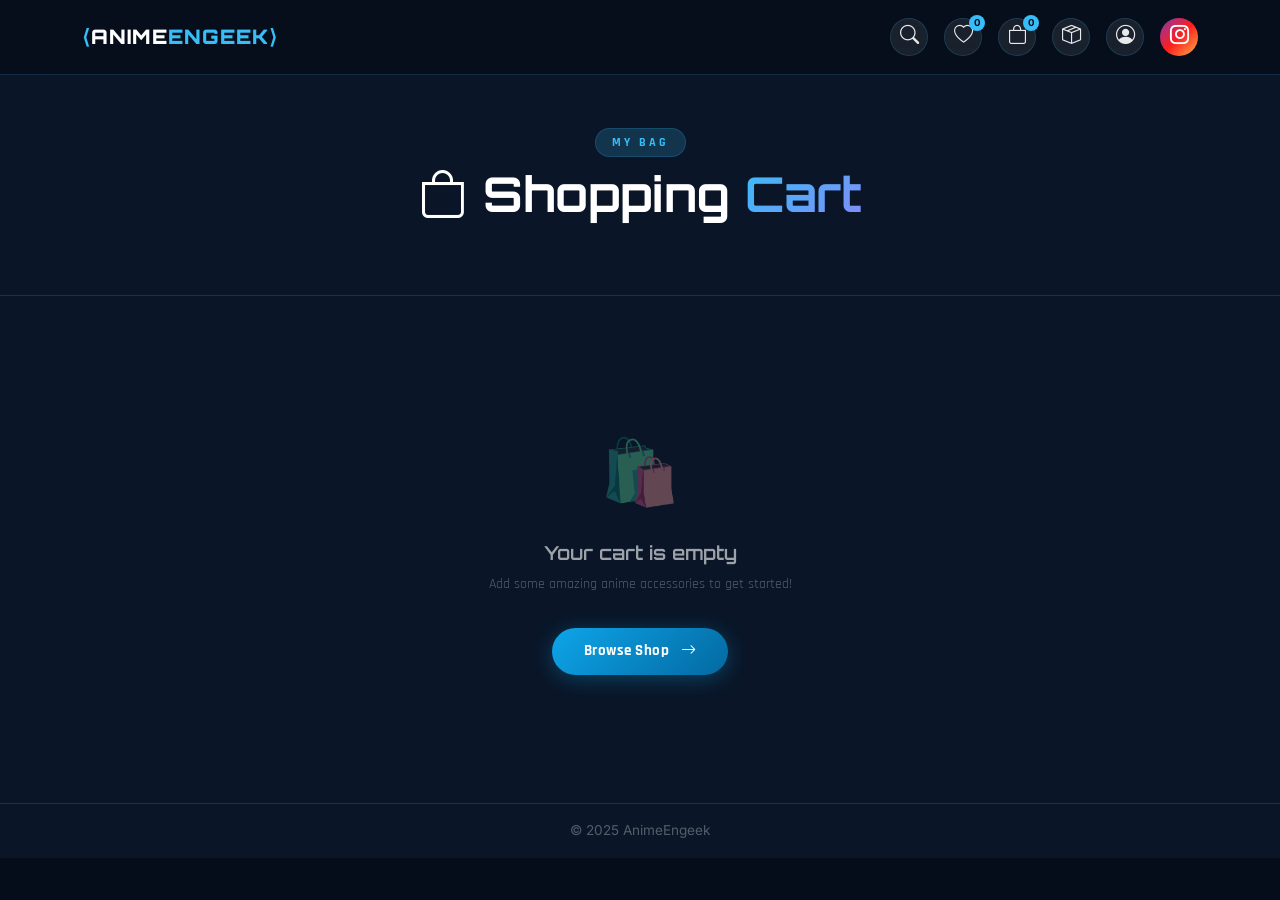
<file: cart.html>
<!DOCTYPE html>
<html lang="en">
<head>
  <meta charset="UTF-8" />
  <meta name="viewport" content="width=device-width, initial-scale=1.0" />
  <title>Cart — AnimeEngeek</title>
  <link rel="icon" type="image/svg+xml" href="../images/favicon.svg" />
  <link href="https://cdn.jsdelivr.net/npm/bootstrap@5.3.3/dist/css/bootstrap.min.css" rel="stylesheet" />
  <link href="https://cdn.jsdelivr.net/npm/bootstrap-icons@1.11.3/font/bootstrap-icons.css" rel="stylesheet" />
  <link href="https://fonts.googleapis.com/css2?family=Orbitron:wght@400;600;700;900&family=Rajdhani:wght@300;400;500;600;700&family=Inter:wght@300;400;500&display=swap" rel="stylesheet" />
  <link rel="stylesheet" href="../css/style.css" />
</head>
<body>

<nav class="navbar navbar-expand-lg fixed-top" id="mainNav">
  <div class="container">
    <a class="navbar-brand" href="../index.html"><span class="brand-icon">⟨</span>ANIME<span class="brand-accent">ENGEEK</span><span class="brand-icon">⟩</span></a>
    <div class="nav-icons d-flex align-items-center gap-3">
      <a href="search.html" class="nav-icon-btn"><i class="bi bi-search"></i></a>
      <a href="favorites.html" class="nav-icon-btn"><i class="bi bi-heart"></i><span class="badge-dot" id="favCount">0</span></a>
      <a href="cart.html" class="nav-icon-btn"><i class="bi bi-bag"></i><span class="badge-dot" id="cartCount">0</span></a>
      <a href="orders.html" class="nav-icon-btn"><i class="bi bi-box-seam"></i></a>
      <a href="login.html" class="nav-icon-btn" id="profileBtn"><i class="bi bi-person-circle"></i></a>
      <a href="https://www.instagram.com/animeengeek.ks" target="_blank" class="nav-icon-btn insta-btn"><i class="bi bi-instagram"></i></a>
    </div>
  </div>
</nav>

<div class="page-hero">
  <div class="container">
    <span class="section-tag">My Bag</span>
    <h1 class="section-title mt-2"><i class="bi bi-bag me-3"></i>Shopping <span class="text-gradient">Cart</span></h1>
  </div>
</div>

<main class="section-dark py-5">
  <div class="container">
    <div id="cartEmpty" class="empty-state" style="display:none;">
      <div class="empty-icon">🛍️</div>
      <h3>Your cart is empty</h3>
      <p>Add some amazing anime accessories to get started!</p>
      <a href="shop.html" class="btn btn-primary-custom mt-3">Browse Shop <i class="bi bi-arrow-right ms-2"></i></a>
    </div>

    <div id="cartContent">
      <div class="row g-4">
        <div class="col-lg-8">
          <div id="cartItems"></div>
        </div>
        <div class="col-lg-4">
          <div class="cart-summary">
            <h3 style="font-family:var(--font-display);font-size:1rem;font-weight:700;color:var(--white);margin-bottom:1.5rem;letter-spacing:1px;">ORDER SUMMARY</h3>
            <div class="summary-line"><span>Subtotal</span><span id="subtotal">€0.00</span></div>
            <div class="summary-line"><span>Shipping</span><span style="color:#34d399;">FREE</span></div>
            <div class="summary-line summary-total"><span>Total</span><span id="total">€0.00</span></div>

            <!-- Promo code -->
            <div class="mt-4 mb-4">
              <div class="input-group-custom" style="gap:6px;">
                <input type="text" class="form-input-custom" id="promoInput" placeholder="Promo code" style="border-radius:8px;padding:10px 14px;font-size:.85rem;" />
                <button class="btn-primary-custom" style="border-radius:8px;padding:10px 16px;font-size:.85rem;" id="applyPromo">Apply</button>
              </div>
              <div id="promoMsg" class="mt-1" style="font-size:.8rem;font-family:var(--font-text);"></div>
            </div>

            <button class="btn-primary-custom w-100" style="border-radius:12px;padding:14px;font-size:1rem;" id="checkoutBtn">
              Proceed to Checkout <i class="bi bi-arrow-right ms-2"></i>
            </button>
            <div class="text-center mt-3">
              <small class="text-muted-light" style="font-size:.8rem;"><i class="bi bi-lock me-1"></i>Secure checkout · Free shipping</small>
            </div>

            <!-- Payment icons -->
            <div class="d-flex gap-2 justify-content-center mt-3 flex-wrap">
              <span style="background:var(--bg-secondary);border:1px solid var(--border);border-radius:6px;padding:4px 10px;font-size:.7rem;color:var(--white-60);">💳 Card</span>
              <span style="background:var(--bg-secondary);border:1px solid var(--border);border-radius:6px;padding:4px 10px;font-size:.7rem;color:var(--white-60);">🏦 Bank</span>
              <span style="background:var(--bg-secondary);border:1px solid var(--border);border-radius:6px;padding:4px 10px;font-size:.7rem;color:var(--white-60);">💰 Cash</span>
            </div>
          </div>
        </div>
      </div>
    </div>
  </div>
</main>

<footer class="site-footer pt-3 pb-3">
  <div class="container"><p class="footer-copy text-center">&copy; 2025 AnimeEngeek</p></div>
</footer>

<script src="https://cdn.jsdelivr.net/npm/bootstrap@5.3.3/dist/js/bootstrap.bundle.min.js"></script>
<script src="../js/main.js"></script>
<script src="../js/products.js"></script>
<script>
  function renderCart() {
    const cart = getCart();
    const cartItems = document.getElementById('cartItems');
    const cartEmpty = document.getElementById('cartEmpty');
    const cartContent = document.getElementById('cartContent');

    if (cart.length === 0) {
      cartEmpty.style.display = 'block';
      cartContent.style.display = 'none';
      return;
    }
    cartEmpty.style.display = 'none';
    cartContent.style.display = 'block';

    let subtotal = 0;
    cartItems.innerHTML = '';

    cart.forEach(item => {
      const product = PRODUCTS.find(p => p.id === item.id);
      if (!product) return;
      subtotal += product.price * item.qty;

      const div = document.createElement('div');
      div.className = 'cart-item';
      div.innerHTML = `
        <div class="cart-item-img">${product.emoji}</div>
        <div class="flex-grow-1">
          <div class="cart-item-series">${product.series}</div>
          <div class="cart-item-name">${product.name}</div>
          <div class="qty-control mt-2">
            <button class="qty-btn" data-id="${item.id}" data-action="dec">−</button>
            <span class="qty-num">${item.qty}</span>
            <button class="qty-btn" data-id="${item.id}" data-action="inc">+</button>
          </div>
        </div>
        <div class="d-flex flex-column align-items-end gap-2">
          <div class="cart-item-price">€${(product.price * item.qty).toFixed(2)}</div>
          <button class="qty-btn" data-id="${item.id}" data-action="remove" style="color:#f87171;border-color:rgba(248,113,113,0.3);font-size:.75rem;width:auto;padding:0 10px;border-radius:6px;height:28px;">
            <i class="bi bi-trash"></i> Remove
          </button>
        </div>
      `;
      cartItems.appendChild(div);
    });

    document.getElementById('subtotal').textContent = `€${subtotal.toFixed(2)}`;
    document.getElementById('total').textContent = `€${subtotal.toFixed(2)}`;

    // Bind buttons
    document.querySelectorAll('.qty-btn[data-action]').forEach(btn => {
      btn.addEventListener('click', () => {
        const id = parseInt(btn.dataset.id);
        const action = btn.dataset.action;
        const cart = getCart();
        const item = cart.find(i => i.id === id);
        if (action === 'inc') { if (item) item.qty++; saveCart(cart); }
        else if (action === 'dec') { if (item && item.qty > 1) item.qty--; else removeFromCart(id); saveCart(cart); }
        else if (action === 'remove') { removeFromCart(id); }
        renderCart();
      });
    });
  }

  // Promo code
  document.getElementById('applyPromo').addEventListener('click', () => {
    const code = document.getElementById('promoInput').value.trim().toUpperCase();
    const msg = document.getElementById('promoMsg');
    if (code === 'ANIME20') {
      msg.textContent = '🎉 Code applied! 20% discount activated.';
      msg.style.color = '#34d399';
    } else if (code === 'GEEK10') {
      msg.textContent = '✅ Code applied! 10% discount activated.';
      msg.style.color = '#34d399';
    } else {
      msg.textContent = '❌ Invalid promo code. Try ANIME20 or GEEK10';
      msg.style.color = '#f87171';
    }
  });

  // Checkout
  document.getElementById('checkoutBtn').addEventListener('click', () => {
    const user = getUser();
    if (!user) {
      showToast('Please login to checkout!', 'error', 'bi-person-x');
      setTimeout(() => { window.location.href = 'login.html'; }, 1500);
      return;
    }
    const cart = getCart();
    const orders = JSON.parse(localStorage.getItem('ag_orders') || '[]');
    const total = cart.reduce((s, i) => { const p = PRODUCTS.find(x => x.id === i.id); return s + (p ? p.price * i.qty : 0); }, 0);
    orders.push({ id: 'ORD-' + Date.now(), items: cart, total: total.toFixed(2), date: new Date().toLocaleDateString(), status: 'processing' });
    localStorage.setItem('ag_orders', JSON.stringify(orders));
    saveCart([]);
    showToast('🎉 Order placed successfully!', 'success', 'bi-check-circle');
    setTimeout(() => { window.location.href = 'orders.html'; }, 1500);
  });

  renderCart();
</script>
</body>
</html>
</file>
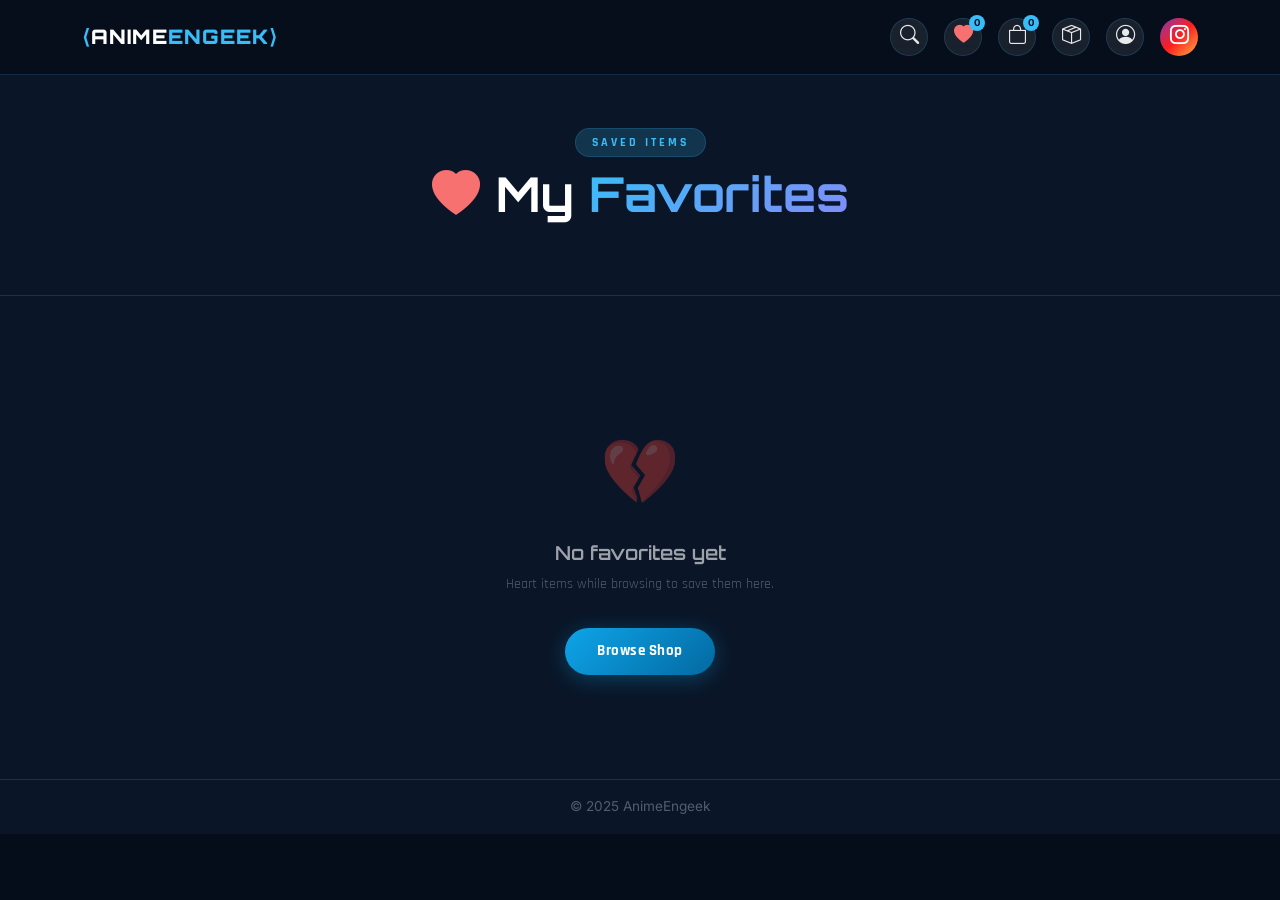
<file: favorites.html>
<!DOCTYPE html>
<html lang="en">
<head>
  <meta charset="UTF-8" />
  <meta name="viewport" content="width=device-width, initial-scale=1.0" />
  <title>Favorites — AnimeEngeek</title>
  <link rel="icon" type="image/svg+xml" href="../images/favicon.svg" />
  <link href="https://cdn.jsdelivr.net/npm/bootstrap@5.3.3/dist/css/bootstrap.min.css" rel="stylesheet" />
  <link href="https://cdn.jsdelivr.net/npm/bootstrap-icons@1.11.3/font/bootstrap-icons.css" rel="stylesheet" />
  <link href="https://fonts.googleapis.com/css2?family=Orbitron:wght@400;600;700;900&family=Rajdhani:wght@300;400;500;600;700&family=Inter:wght@300;400;500&display=swap" rel="stylesheet" />
  <link rel="stylesheet" href="../css/style.css" />
</head>
<body>
<nav class="navbar navbar-expand-lg fixed-top" id="mainNav">
  <div class="container">
    <a class="navbar-brand" href="../index.html"><span class="brand-icon">⟨</span>ANIME<span class="brand-accent">ENGEEK</span><span class="brand-icon">⟩</span></a>
    <div class="nav-icons d-flex align-items-center gap-3">
      <a href="search.html" class="nav-icon-btn"><i class="bi bi-search"></i></a>
      <a href="favorites.html" class="nav-icon-btn"><i class="bi bi-heart-fill" style="color:#f87171;"></i><span class="badge-dot" id="favCount">0</span></a>
      <a href="cart.html" class="nav-icon-btn"><i class="bi bi-bag"></i><span class="badge-dot" id="cartCount">0</span></a>
      <a href="orders.html" class="nav-icon-btn"><i class="bi bi-box-seam"></i></a>
      <a href="login.html" class="nav-icon-btn" id="profileBtn"><i class="bi bi-person-circle"></i></a>
      <a href="https://www.instagram.com/animeengeek.ks" target="_blank" class="nav-icon-btn insta-btn"><i class="bi bi-instagram"></i></a>
    </div>
  </div>
</nav>

<div class="page-hero">
  <div class="container">
    <span class="section-tag">Saved Items</span>
    <h1 class="section-title mt-2"><i class="bi bi-heart-fill me-3" style="color:#f87171;"></i>My <span class="text-gradient">Favorites</span></h1>
  </div>
</div>

<main class="section-dark py-5">
  <div class="container">
    <div class="empty-state" id="favEmpty" style="display:none;">
      <div class="empty-icon">💔</div>
      <h3>No favorites yet</h3>
      <p>Heart items while browsing to save them here.</p>
      <a href="shop.html" class="btn btn-primary-custom mt-3">Browse Shop</a>
    </div>
    <div class="row g-4" id="favGrid"></div>
  </div>
</main>

<footer class="site-footer pt-3 pb-3">
  <div class="container"><p class="footer-copy text-center">&copy; 2025 AnimeEngeek</p></div>
</footer>

<script src="https://cdn.jsdelivr.net/npm/bootstrap@5.3.3/dist/js/bootstrap.bundle.min.js"></script>
<script src="../js/main.js"></script>
<script src="../js/products.js"></script>
<script>
  function renderFavs() {
    const favIds = getFavs();
    const grid = document.getElementById('favGrid');
    const empty = document.getElementById('favEmpty');
    if (favIds.length === 0) { empty.style.display = 'block'; grid.innerHTML = ''; return; }
    empty.style.display = 'none';
    const favProducts = PRODUCTS.filter(p => favIds.includes(p.id));
    grid.innerHTML = favProducts.map(renderProductCard).join('');
    bindCartFav();
    // Re-render on fav change
    document.querySelectorAll('.product-fav-btn').forEach(btn => {
      btn.addEventListener('click', () => setTimeout(renderFavs, 100));
    });
  }
  renderFavs();
</script>
</body>
</html>
</file>
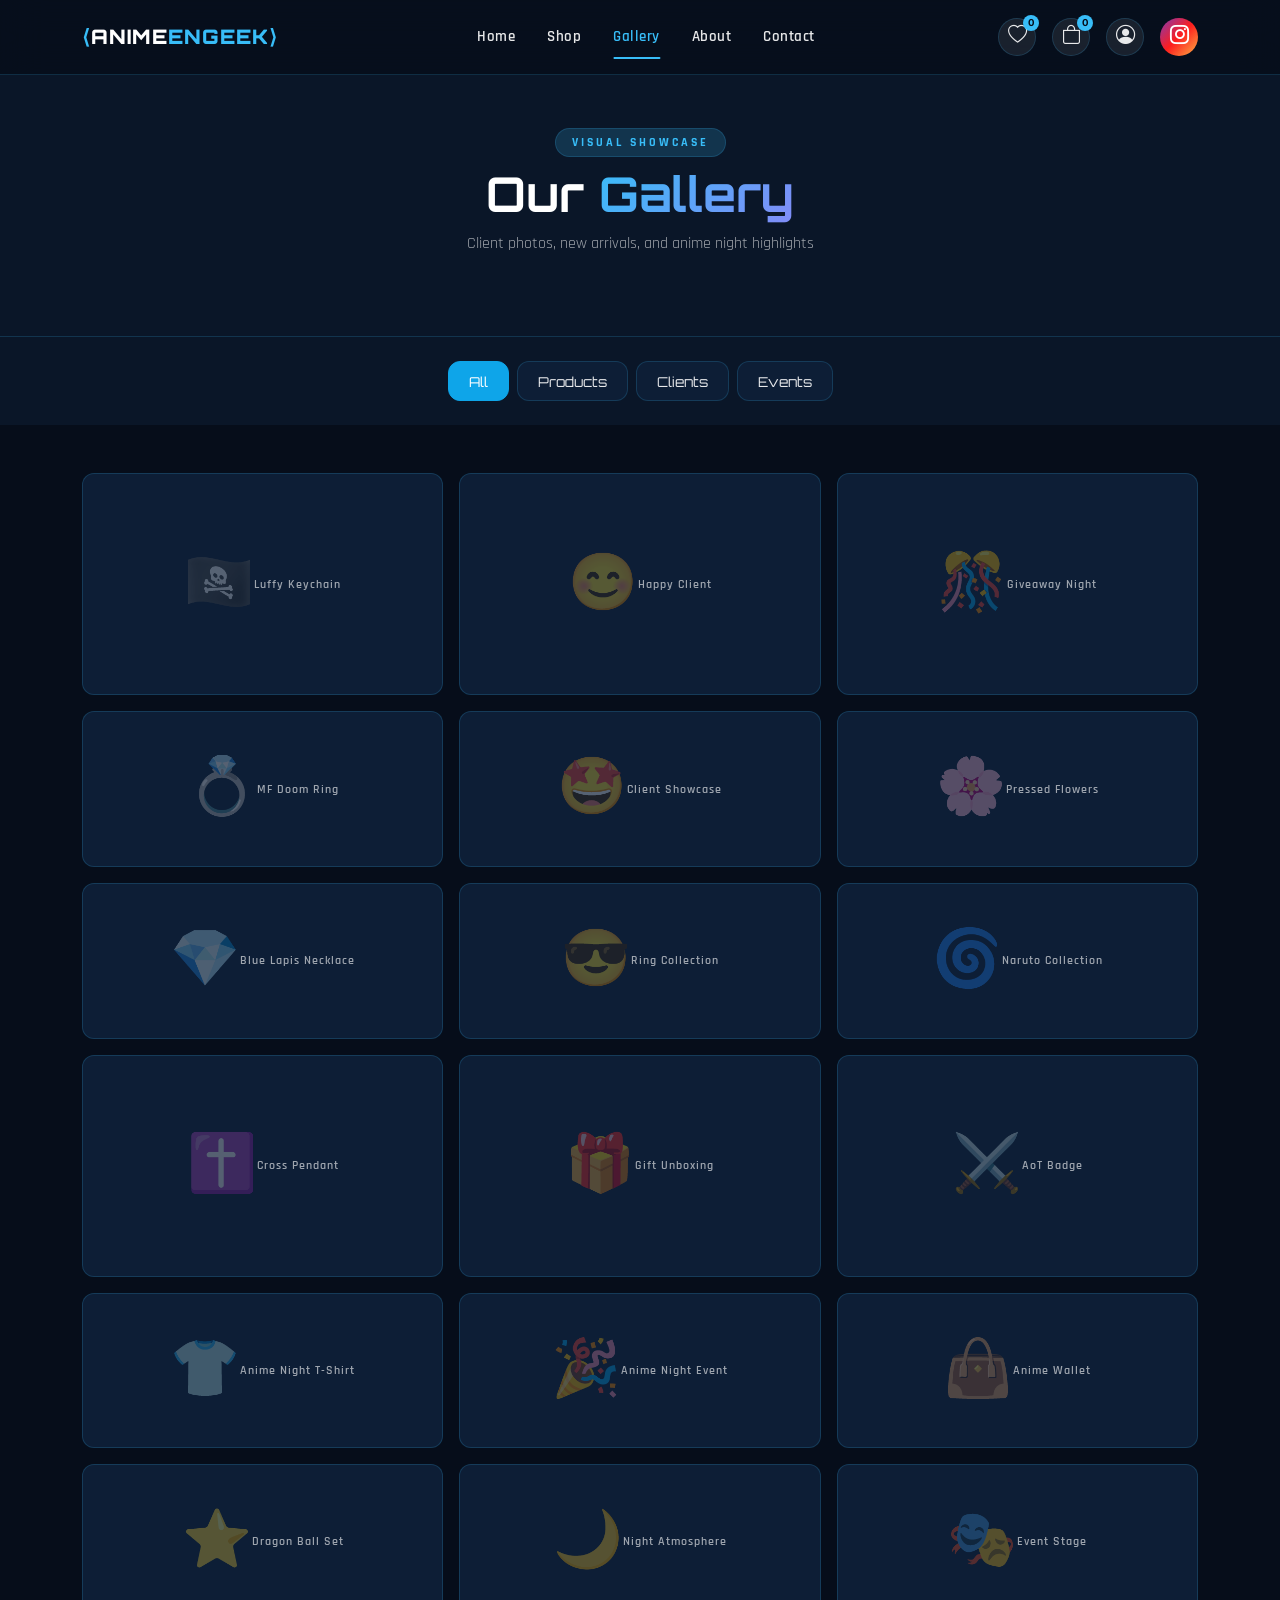
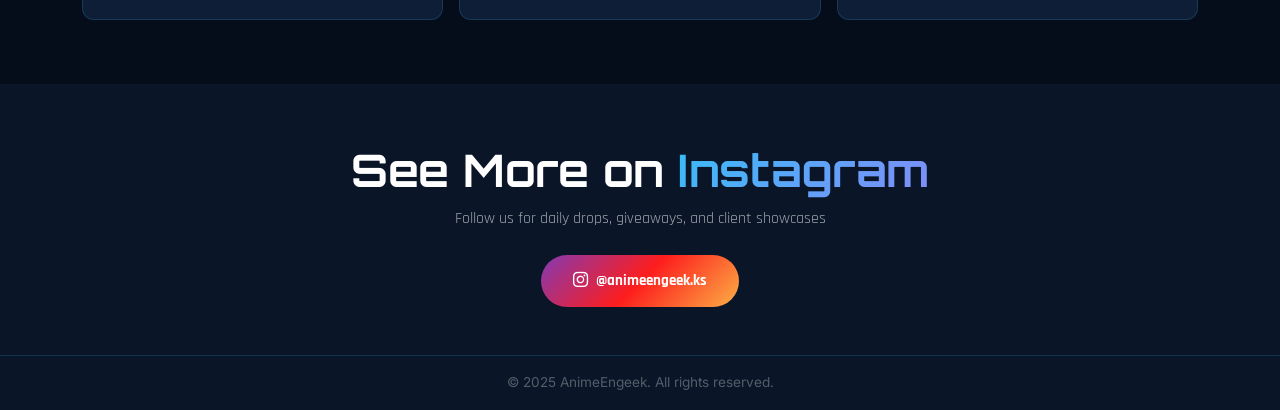
<file: galery.html>
<!DOCTYPE html>
<html lang="en">
<head>
  <meta charset="UTF-8" />
  <meta name="viewport" content="width=device-width, initial-scale=1.0" />
  <title>Gallery — AnimeEngeek</title>
  <meta name="description" content="Browse our gallery of anime accessories - client photos, new arrivals and behind-the-scenes." />
  <link rel="icon" type="image/svg+xml" href="../images/favicon.svg" />
  <link href="https://cdn.jsdelivr.net/npm/bootstrap@5.3.3/dist/css/bootstrap.min.css" rel="stylesheet" />
  <link href="https://cdn.jsdelivr.net/npm/bootstrap-icons@1.11.3/font/bootstrap-icons.css" rel="stylesheet" />
  <link href="https://fonts.googleapis.com/css2?family=Orbitron:wght@400;600;700;900&family=Rajdhani:wght@300;400;500;600;700&family=Inter:wght@300;400;500&display=swap" rel="stylesheet" />
  <link rel="stylesheet" href="../css/style.css" />
</head>
<body>

<nav class="navbar navbar-expand-lg fixed-top" id="mainNav">
  <div class="container">
    <a class="navbar-brand" href="../index.html"><span class="brand-icon">⟨</span>ANIME<span class="brand-accent">ENGEEK</span><span class="brand-icon">⟩</span></a>
    <button class="navbar-toggler" type="button" data-bs-toggle="collapse" data-bs-target="#navbarNav">
      <span><i class="bi bi-list text-white fs-4"></i></span>
    </button>
    <div class="collapse navbar-collapse" id="navbarNav">
      <ul class="navbar-nav mx-auto">
        <li class="nav-item"><a class="nav-link" href="../index.html">Home</a></li>
        <li class="nav-item"><a class="nav-link" href="shop.html">Shop</a></li>
        <li class="nav-item"><a class="nav-link active" href="gallery.html">Gallery</a></li>
        <li class="nav-item"><a class="nav-link" href="about.html">About</a></li>
        <li class="nav-item"><a class="nav-link" href="contact.html">Contact</a></li>
      </ul>
      <div class="nav-icons d-flex align-items-center gap-3">
        <a href="favorites.html" class="nav-icon-btn"><i class="bi bi-heart"></i><span class="badge-dot" id="favCount">0</span></a>
        <a href="cart.html" class="nav-icon-btn"><i class="bi bi-bag"></i><span class="badge-dot" id="cartCount">0</span></a>
        <a href="login.html" class="nav-icon-btn" id="profileBtn"><i class="bi bi-person-circle"></i></a>
        <a href="https://www.instagram.com/animeengeek.ks" target="_blank" class="nav-icon-btn insta-btn"><i class="bi bi-instagram"></i></a>
      </div>
    </div>
  </div>
</nav>

<div class="page-hero">
  <div class="container">
    <span class="section-tag">Visual Showcase</span>
    <h1 class="section-title mt-2">Our <span class="text-gradient">Gallery</span></h1>
    <p class="text-muted-light mt-2">Client photos, new arrivals, and anime night highlights</p>
  </div>
</div>

<!-- Gallery Filter Tabs -->
<div class="section-dark py-4">
  <div class="container">
    <div class="d-flex gap-2 flex-wrap justify-content-center" id="galleryTabs">
      <button class="page-btn active" data-tab="all" style="width:auto;padding:0 20px;">All</button>
      <button class="page-btn" data-tab="products" style="width:auto;padding:0 20px;">Products</button>
      <button class="page-btn" data-tab="clients" style="width:auto;padding:0 20px;">Clients</button>
      <button class="page-btn" data-tab="events" style="width:auto;padding:0 20px;">Events</button>
    </div>
  </div>
</div>

<main class="section-light py-5">
  <div class="container">
    <div class="gallery-grid" id="galleryGrid"></div>
  </div>
</main>

<!-- Lightbox -->
<div class="lightbox-overlay" id="lightbox">
  <button class="lightbox-close" id="lightboxClose"><i class="bi bi-x"></i></button>
  <div class="lightbox-content" id="lightboxContent">
    <div id="lightboxEmoji" style="font-size:6rem;text-align:center;padding:2rem;"></div>
    <div id="lightboxLabel" style="font-family:var(--font-display);font-size:.9rem;color:var(--blue-bright);text-align:center;letter-spacing:1px;padding-bottom:1.5rem;"></div>
  </div>
</div>

<!-- Instagram CTA -->
<section class="section-dark py-5">
  <div class="container text-center">
    <h2 class="section-title">See More on <span class="text-gradient">Instagram</span></h2>
    <p class="text-muted-light mt-2 mb-4">Follow us for daily drops, giveaways, and client showcases</p>
    <a href="https://www.instagram.com/animeengeek.ks" target="_blank" class="btn-instagram" style="border-radius:50px;padding:14px 32px;display:inline-block;text-decoration:none;font-family:var(--font-body);font-weight:700;">
      <i class="bi bi-instagram me-2"></i>@animeengeek.ks
    </a>
  </div>
</section>

<footer class="site-footer pt-3 pb-3">
  <div class="container"><p class="footer-copy text-center">&copy; 2025 AnimeEngeek. All rights reserved.</p></div>
</footer>

<script src="https://cdn.jsdelivr.net/npm/bootstrap@5.3.3/dist/js/bootstrap.bundle.min.js"></script>
<script src="../js/main.js"></script>
<script>
  const GALLERY_ITEMS = [
    { emoji: '🏴‍☠️', label: 'Luffy Keychain', tab: 'products' },
    { emoji: '💍', label: 'MF Doom Ring', tab: 'products' },
    { emoji: '💎', label: 'Blue Lapis Necklace', tab: 'products' },
    { emoji: '✝️', label: 'Cross Pendant', tab: 'products' },
    { emoji: '👕', label: 'Anime Night T-Shirt', tab: 'products' },
    { emoji: '⭐', label: 'Dragon Ball Set', tab: 'products' },
    { emoji: '😊', label: 'Happy Client', tab: 'clients' },
    { emoji: '🤩', label: 'Client Showcase', tab: 'clients' },
    { emoji: '😎', label: 'Ring Collection', tab: 'clients' },
    { emoji: '🎁', label: 'Gift Unboxing', tab: 'clients' },
    { emoji: '🎉', label: 'Anime Night Event', tab: 'events' },
    { emoji: '🌙', label: 'Night Atmosphere', tab: 'events' },
    { emoji: '🎊', label: 'Giveaway Night', tab: 'events' },
    { emoji: '🌸', label: 'Pressed Flowers', tab: 'products' },
    { emoji: '🌀', label: 'Naruto Collection', tab: 'products' },
    { emoji: '⚔️', label: 'AoT Badge', tab: 'products' },
    { emoji: '👜', label: 'Anime Wallet', tab: 'products' },
    { emoji: '🎭', label: 'Event Stage', tab: 'events' },
  ];

  let activeTab = 'all';

  function renderGallery() {
    const grid = document.getElementById('galleryGrid');
    const filtered = activeTab === 'all' ? GALLERY_ITEMS : GALLERY_ITEMS.filter(i => i.tab === activeTab);
    grid.innerHTML = filtered.map((item, idx) => `
      <div class="gallery-item" data-idx="${idx}" data-tab="${item.tab}">
        <div class="gallery-item-inner" style="min-height:${idx % 3 === 0 ? '220px' : '150px'};">
          <span style="font-size:3.5rem;">${item.emoji}</span>
          <span style="font-family:var(--font-body);font-size:.75rem;font-weight:600;color:var(--white-60);letter-spacing:1px;">${item.label}</span>
        </div>
      </div>
    `).join('');

    // Lightbox bindings
    grid.querySelectorAll('.gallery-item').forEach(item => {
      item.addEventListener('click', () => {
        const idx = parseInt(item.dataset.idx);
        const filtered2 = activeTab === 'all' ? GALLERY_ITEMS : GALLERY_ITEMS.filter(i => i.tab === activeTab);
        document.getElementById('lightboxEmoji').textContent = filtered2[idx].emoji;
        document.getElementById('lightboxLabel').textContent = filtered2[idx].label;
        document.getElementById('lightbox').classList.add('active');
      });
    });
  }

  // Tabs
  document.querySelectorAll('#galleryTabs button').forEach(btn => {
    btn.addEventListener('click', () => {
      document.querySelectorAll('#galleryTabs button').forEach(b => b.classList.remove('active'));
      btn.classList.add('active');
      activeTab = btn.dataset.tab;
      renderGallery();
    });
  });

  // Lightbox close
  document.getElementById('lightboxClose').addEventListener('click', () => document.getElementById('lightbox').classList.remove('active'));
  document.getElementById('lightbox').addEventListener('click', e => { if (e.target === e.currentTarget) e.currentTarget.classList.remove('active'); });
  document.addEventListener('keydown', e => { if (e.key === 'Escape') document.getElementById('lightbox').classList.remove('active'); });

  renderGallery();
</script>
</body>
</html>
</file>
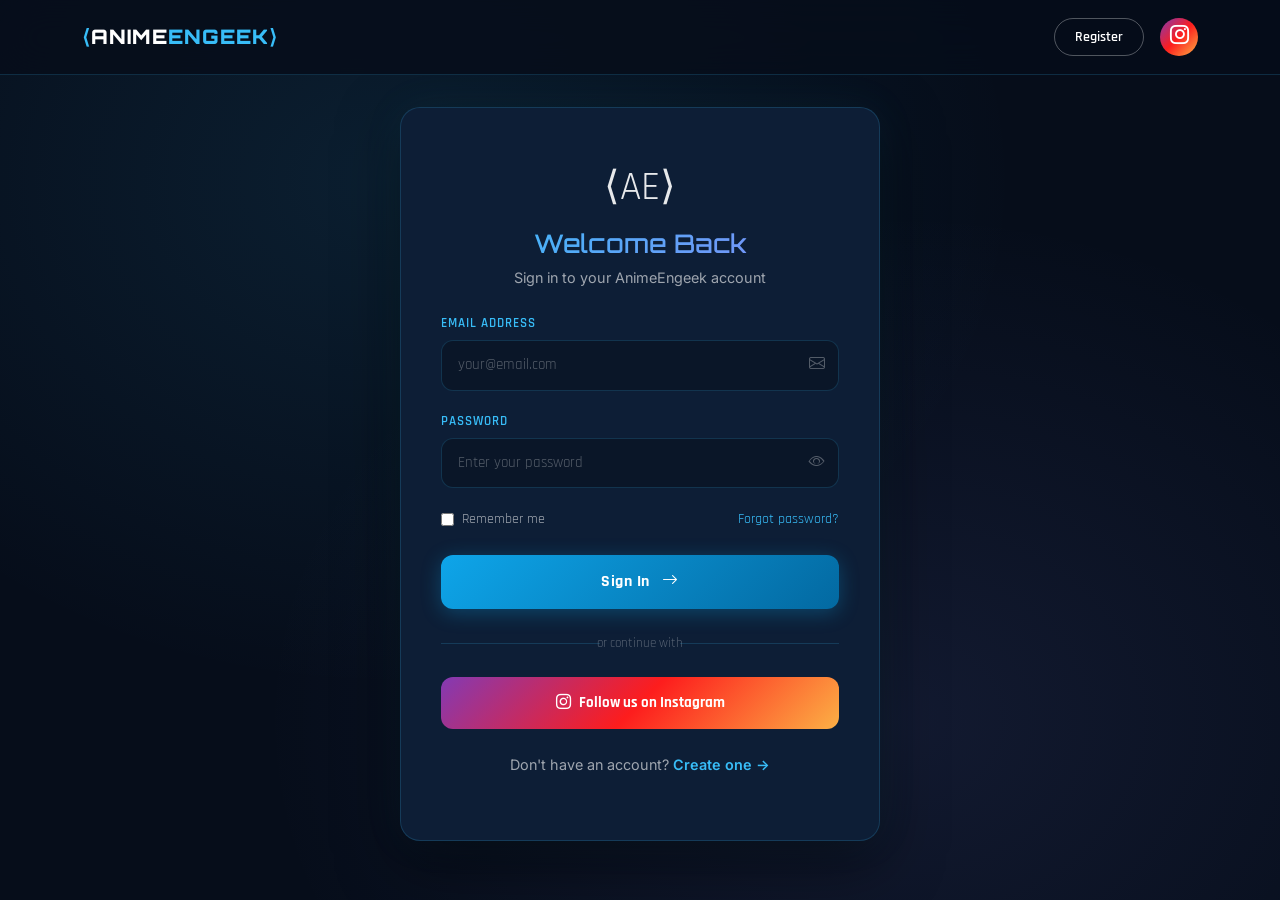
<file: login.html>
<!DOCTYPE html>
<html lang="en">
<head>
  <meta charset="UTF-8" />
  <meta name="viewport" content="width=device-width, initial-scale=1.0" />
  <title>Login — AnimeEngeek</title>
  <meta name="description" content="Login to your AnimeEngeek account to track orders, manage favorites and more." />
  <link rel="icon" type="image/svg+xml" href="../images/favicon.svg" />
  <link href="https://cdn.jsdelivr.net/npm/bootstrap@5.3.3/dist/css/bootstrap.min.css" rel="stylesheet" />
  <link href="https://cdn.jsdelivr.net/npm/bootstrap-icons@1.11.3/font/bootstrap-icons.css" rel="stylesheet" />
  <link href="https://fonts.googleapis.com/css2?family=Orbitron:wght@400;600;700;900&family=Rajdhani:wght@300;400;500;600;700&family=Inter:wght@300;400;500&display=swap" rel="stylesheet" />
  <link rel="stylesheet" href="../css/style.css" />
</head>
<body>

<!-- Navbar -->
<nav class="navbar navbar-expand-lg fixed-top" id="mainNav">
  <div class="container">
    <a class="navbar-brand" href="../index.html">
      <span class="brand-icon">⟨</span>ANIME<span class="brand-accent">ENGEEK</span><span class="brand-icon">⟩</span>
    </a>
    <div class="nav-icons d-flex align-items-center gap-3">
      <a href="register.html" class="btn btn-outline-custom" style="padding:8px 20px;font-size:0.85rem;">Register</a>
      <a href="https://www.instagram.com/animeengeek.ks" target="_blank" class="nav-icon-btn insta-btn"><i class="bi bi-instagram"></i></a>
    </div>
  </div>
</nav>

<main class="auth-page">
  <div class="auth-card">
    <!-- Logo -->
    <div class="text-center mb-4">
      <div style="font-size:2.5rem;margin-bottom:.5rem;">⟨AE⟩</div>
      <h1 class="text-gradient" style="font-size:1.6rem;">Welcome Back</h1>
      <p class="text-muted-light" style="font-size:.9rem;font-family:var(--font-text);">Sign in to your AnimeEngeek account</p>
    </div>

    <form id="loginForm" novalidate>
      <div class="form-group-custom">
        <label class="form-label-custom" for="loginEmail">Email Address</label>
        <div class="input-icon-wrap">
          <input type="email" class="form-control-custom" id="loginEmail" placeholder="your@email.com" autocomplete="email" required />
          <i class="bi bi-envelope input-icon"></i>
        </div>
        <div class="form-error" id="emailError">Please enter a valid email address.</div>
      </div>

      <div class="form-group-custom">
        <label class="form-label-custom" for="loginPassword">Password</label>
        <div class="input-icon-wrap">
          <input type="password" class="form-control-custom" id="loginPassword" placeholder="Enter your password" autocomplete="current-password" required style="padding-right:44px;" />
          <i class="bi bi-eye input-icon" id="togglePw"></i>
        </div>
        <div class="form-error" id="pwError">Password must be at least 6 characters.</div>
      </div>

      <div class="d-flex justify-content-between align-items-center mb-4">
        <label class="d-flex align-items-center gap-2" style="cursor:pointer;font-family:var(--font-body);font-size:.9rem;color:var(--white-60);">
          <input type="checkbox" id="rememberMe" style="accent-color:var(--blue-bright);" />
          Remember me
        </label>
        <a href="#" style="font-size:.85rem;color:var(--blue-bright);text-decoration:none;font-family:var(--font-body);">Forgot password?</a>
      </div>

      <div class="form-error text-center mb-3" id="loginError" style="font-size:.9rem;"></div>
      <div class="form-feedback text-center mb-3" id="loginSuccess" style="color:#34d399;font-size:.9rem;display:none;"></div>

      <button type="submit" class="btn-primary-custom w-100" style="border-radius:12px;padding:14px;font-size:1rem;">
        Sign In <i class="bi bi-arrow-right ms-2"></i>
      </button>
    </form>

    <div class="divider-text">or continue with</div>

    <a href="https://www.instagram.com/animeengeek.ks" target="_blank" class="btn-instagram w-100 text-center" style="border-radius:12px;padding:14px;font-size:.95rem;display:block;text-decoration:none;">
      <i class="bi bi-instagram me-2"></i>Follow us on Instagram
    </a>

    <p class="text-center mt-4" style="color:var(--white-60);font-family:var(--font-text);font-size:.9rem;">
      Don't have an account? <a href="register.html" style="color:var(--blue-bright);text-decoration:none;font-weight:600;">Create one →</a>
    </p>
  </div>
</main>

<script src="https://cdn.jsdelivr.net/npm/bootstrap@5.3.3/dist/js/bootstrap.bundle.min.js"></script>
<script src="../js/main.js"></script>
<script>
  // Toggle password visibility
  const togglePw = document.getElementById('togglePw');
  const pwInput = document.getElementById('loginPassword');
  togglePw.addEventListener('click', () => {
    const show = pwInput.type === 'password';
    pwInput.type = show ? 'text' : 'password';
    togglePw.className = show ? 'bi bi-eye-slash input-icon' : 'bi bi-eye input-icon';
  });

  // Form validation & submit
  document.getElementById('loginForm').addEventListener('submit', function(e) {
    e.preventDefault();
    const email = document.getElementById('loginEmail').value.trim();
    const password = document.getElementById('loginPassword').value;
    const emailErr = document.getElementById('emailError');
    const pwErr = document.getElementById('pwError');
    const loginErr = document.getElementById('loginError');
    const loginSuccess = document.getElementById('loginSuccess');

    let valid = true;
    emailErr.classList.remove('show');
    pwErr.classList.remove('show');
    loginErr.classList.remove('show');

    if (!email || !/^[^\s@]+@[^\s@]+\.[^\s@]+$/.test(email)) {
      emailErr.classList.add('show');
      valid = false;
    }
    if (!password || password.length < 6) {
      pwErr.classList.add('show');
      valid = false;
    }

    if (!valid) return;

    // Check against stored users
    const users = JSON.parse(localStorage.getItem('ag_users') || '[]');
    const user = users.find(u => u.email === email && u.password === password);

    if (!user) {
      loginErr.textContent = 'Invalid email or password. Try demo@anime.com / password123';
      loginErr.classList.add('show');
      return;
    }

    saveUser({ name: user.name, email: user.email });
    loginSuccess.textContent = `Welcome back, ${user.name}! Redirecting...`;
    loginSuccess.style.display = 'block';
    setTimeout(() => { window.location.href = '../index.html'; }, 1200);
  });

  // Create demo user if none exist
  (function() {
    const users = JSON.parse(localStorage.getItem('ag_users') || '[]');
    if (!users.find(u => u.email === 'demo@anime.com')) {
      users.push({ name: 'Demo Fan', email: 'demo@anime.com', password: 'password123' });
      localStorage.setItem('ag_users', JSON.stringify(users));
    }
  })();
</script>
</body>
</html>
</file>
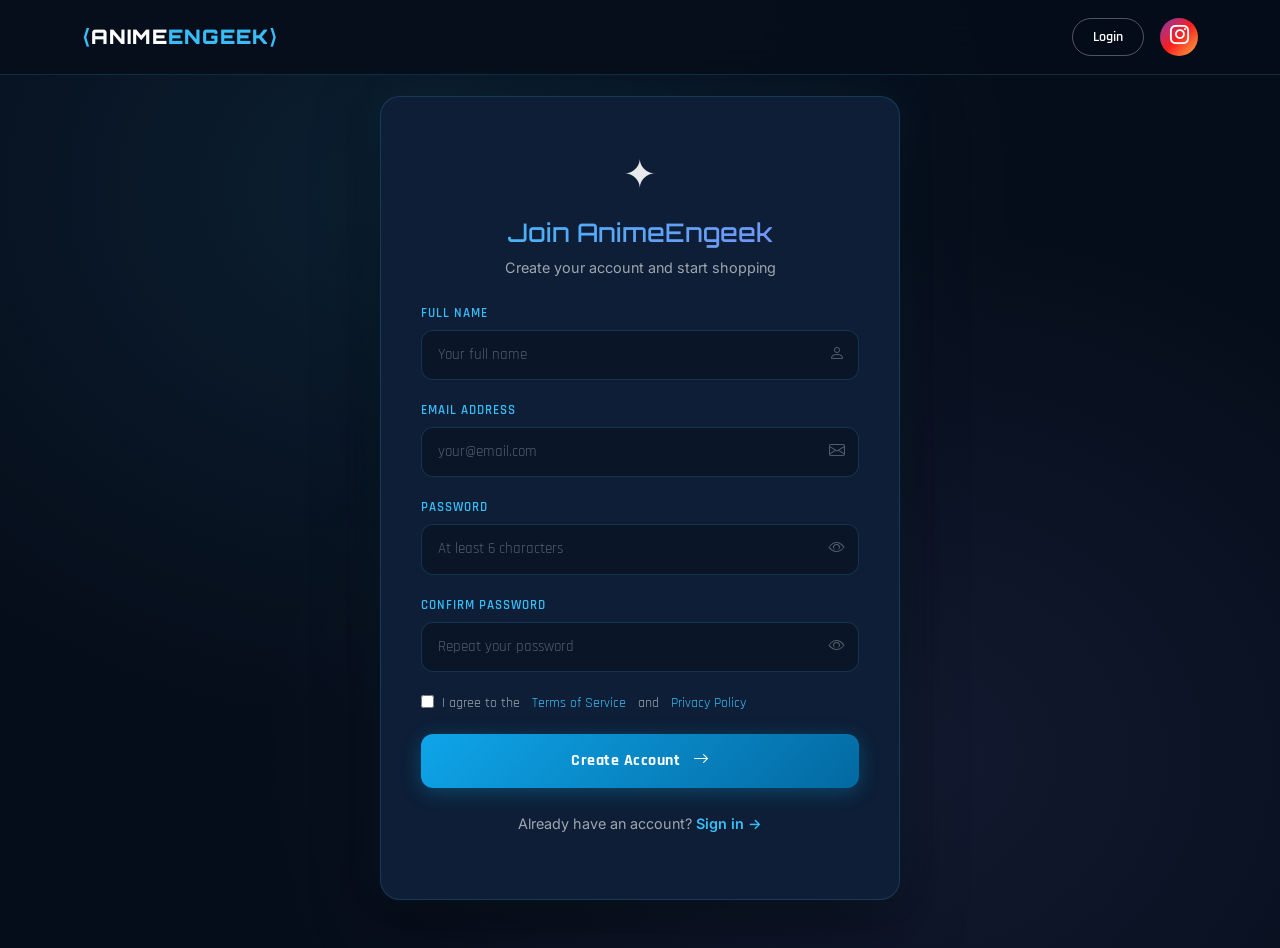
<file: register.html>
<!DOCTYPE html>
<html lang="en">
<head>
  <meta charset="UTF-8" />
  <meta name="viewport" content="width=device-width, initial-scale=1.0" />
  <title>Create Account — AnimeEngeek</title>
  <meta name="description" content="Join AnimeEngeek - Create an account to shop anime accessories, track orders and save favorites." />
  <link rel="icon" type="image/svg+xml" href="../images/favicon.svg" />
  <link href="https://cdn.jsdelivr.net/npm/bootstrap@5.3.3/dist/css/bootstrap.min.css" rel="stylesheet" />
  <link href="https://cdn.jsdelivr.net/npm/bootstrap-icons@1.11.3/font/bootstrap-icons.css" rel="stylesheet" />
  <link href="https://fonts.googleapis.com/css2?family=Orbitron:wght@400;600;700;900&family=Rajdhani:wght@300;400;500;600;700&family=Inter:wght@300;400;500&display=swap" rel="stylesheet" />
  <link rel="stylesheet" href="../css/style.css" />
</head>
<body>

<nav class="navbar navbar-expand-lg fixed-top" id="mainNav">
  <div class="container">
    <a class="navbar-brand" href="../index.html">
      <span class="brand-icon">⟨</span>ANIME<span class="brand-accent">ENGEEK</span><span class="brand-icon">⟩</span>
    </a>
    <div class="nav-icons d-flex align-items-center gap-3">
      <a href="login.html" class="btn btn-outline-custom" style="padding:8px 20px;font-size:.85rem;">Login</a>
      <a href="https://www.instagram.com/animeengeek.ks" target="_blank" class="nav-icon-btn insta-btn"><i class="bi bi-instagram"></i></a>
    </div>
  </div>
</nav>

<main class="auth-page">
  <div class="auth-card" style="max-width:520px;">
    <div class="text-center mb-4">
      <div style="font-size:2.5rem;margin-bottom:.5rem;">✦</div>
      <h1 class="text-gradient" style="font-size:1.6rem;">Join AnimeEngeek</h1>
      <p class="text-muted-light" style="font-size:.9rem;font-family:var(--font-text);">Create your account and start shopping</p>
    </div>

    <form id="registerForm" novalidate>
      <div class="form-group-custom">
        <label class="form-label-custom" for="regName">Full Name</label>
        <div class="input-icon-wrap">
          <input type="text" class="form-control-custom" id="regName" placeholder="Your full name" autocomplete="name" required />
          <i class="bi bi-person input-icon"></i>
        </div>
        <div class="form-error" id="nameError">Please enter your full name (min 2 characters).</div>
      </div>

      <div class="form-group-custom">
        <label class="form-label-custom" for="regEmail">Email Address</label>
        <div class="input-icon-wrap">
          <input type="email" class="form-control-custom" id="regEmail" placeholder="your@email.com" autocomplete="email" required />
          <i class="bi bi-envelope input-icon"></i>
        </div>
        <div class="form-error" id="regEmailError">Please enter a valid email address.</div>
      </div>

      <div class="form-group-custom">
        <label class="form-label-custom" for="regPassword">Password</label>
        <div class="input-icon-wrap">
          <input type="password" class="form-control-custom" id="regPassword" placeholder="At least 6 characters" autocomplete="new-password" required style="padding-right:44px;" />
          <i class="bi bi-eye input-icon" id="togglePw"></i>
        </div>
        <div class="form-error" id="regPwError">Password must be at least 6 characters.</div>
        <!-- Password strength -->
        <div id="pwStrength" class="mt-2" style="display:none;">
          <div style="height:4px;border-radius:2px;background:var(--bg-secondary);overflow:hidden;">
            <div id="pwStrengthBar" style="height:100%;width:0;transition:all 0.3s ease;border-radius:2px;"></div>
          </div>
          <small id="pwStrengthLabel" style="font-size:.75rem;color:var(--white-30);font-family:var(--font-text);"></small>
        </div>
      </div>

      <div class="form-group-custom">
        <label class="form-label-custom" for="regConfirm">Confirm Password</label>
        <div class="input-icon-wrap">
          <input type="password" class="form-control-custom" id="regConfirm" placeholder="Repeat your password" autocomplete="new-password" required style="padding-right:44px;" />
          <i class="bi bi-eye input-icon" id="toggleConfirm"></i>
        </div>
        <div class="form-error" id="confirmError">Passwords do not match.</div>
      </div>

      <div class="form-group-custom">
        <label class="d-flex align-items-start gap-2" style="cursor:pointer;font-family:var(--font-body);font-size:.88rem;color:var(--white-60);">
          <input type="checkbox" id="agreeTerms" style="accent-color:var(--blue-bright);margin-top:3px;flex-shrink:0;" required />
          I agree to the <a href="terms.html" style="color:var(--blue-bright);text-decoration:none;" class="ms-1">Terms of Service</a>&nbsp;and&nbsp;<a href="privacy.html" style="color:var(--blue-bright);text-decoration:none;">Privacy Policy</a>
        </label>
        <div class="form-error" id="termsError">You must agree to the terms to continue.</div>
      </div>

      <div class="form-error text-center mb-3" id="regError" style="font-size:.9rem;"></div>
      <div id="regSuccess" style="color:#34d399;font-size:.9rem;text-align:center;margin-bottom:.75rem;display:none;"></div>

      <button type="submit" class="btn-primary-custom w-100" style="border-radius:12px;padding:14px;font-size:1rem;">
        Create Account <i class="bi bi-arrow-right ms-2"></i>
      </button>
    </form>

    <p class="text-center mt-4" style="color:var(--white-60);font-family:var(--font-text);font-size:.9rem;">
      Already have an account? <a href="login.html" style="color:var(--blue-bright);text-decoration:none;font-weight:600;">Sign in →</a>
    </p>
  </div>
</main>

<script src="https://cdn.jsdelivr.net/npm/bootstrap@5.3.3/dist/js/bootstrap.bundle.min.js"></script>
<script src="../js/main.js"></script>
<script>
  // Toggle passwords
  function togglePwField(btnId, fieldId) {
    const btn = document.getElementById(btnId);
    const field = document.getElementById(fieldId);
    btn.addEventListener('click', () => {
      const show = field.type === 'password';
      field.type = show ? 'text' : 'password';
      btn.className = show ? 'bi bi-eye-slash input-icon' : 'bi bi-eye input-icon';
    });
  }
  togglePwField('togglePw', 'regPassword');
  togglePwField('toggleConfirm', 'regConfirm');

  // Password strength
  document.getElementById('regPassword').addEventListener('input', function() {
    const val = this.value;
    const bar = document.getElementById('pwStrengthBar');
    const label = document.getElementById('pwStrengthLabel');
    const wrap = document.getElementById('pwStrength');
    if (!val) { wrap.style.display = 'none'; return; }
    wrap.style.display = 'block';
    let score = 0;
    if (val.length >= 6) score++;
    if (val.length >= 10) score++;
    if (/[A-Z]/.test(val)) score++;
    if (/[0-9]/.test(val)) score++;
    if (/[^A-Za-z0-9]/.test(val)) score++;
    const colors = ['#f87171','#fbbf24','#fbbf24','#34d399','#22d3ee'];
    const labels = ['Very Weak','Weak','Fair','Strong','Very Strong'];
    bar.style.width = (score * 20) + '%';
    bar.style.background = colors[score - 1] || '#f87171';
    label.textContent = labels[score - 1] || 'Very Weak';
    label.style.color = colors[score - 1] || '#f87171';
  });

  // Form submit
  document.getElementById('registerForm').addEventListener('submit', function(e) {
    e.preventDefault();
    const name = document.getElementById('regName').value.trim();
    const email = document.getElementById('regEmail').value.trim();
    const pw = document.getElementById('regPassword').value;
    const confirm = document.getElementById('regConfirm').value;
    const agreed = document.getElementById('agreeTerms').checked;

    let valid = true;
    ['nameError','regEmailError','regPwError','confirmError','termsError','regError'].forEach(id => {
      document.getElementById(id).classList.remove('show');
    });

    if (!name || name.length < 2) { document.getElementById('nameError').classList.add('show'); valid = false; }
    if (!email || !/^[^\s@]+@[^\s@]+\.[^\s@]+$/.test(email)) { document.getElementById('regEmailError').classList.add('show'); valid = false; }
    if (!pw || pw.length < 6) { document.getElementById('regPwError').classList.add('show'); valid = false; }
    if (pw !== confirm) { document.getElementById('confirmError').classList.add('show'); valid = false; }
    if (!agreed) { document.getElementById('termsError').classList.add('show'); valid = false; }

    if (!valid) return;

    const users = JSON.parse(localStorage.getItem('ag_users') || '[]');
    if (users.find(u => u.email === email)) {
      document.getElementById('regError').textContent = 'An account with this email already exists.';
      document.getElementById('regError').classList.add('show');
      return;
    }

    users.push({ name, email, password: pw });
    localStorage.setItem('ag_users', JSON.stringify(users));
    saveUser({ name, email });

    document.getElementById('regSuccess').textContent = `Welcome, ${name}! Account created. Redirecting...`;
    document.getElementById('regSuccess').style.display = 'block';
    setTimeout(() => { window.location.href = '../index.html'; }, 1500);
  });
</script>
</body>
</html>
</file>
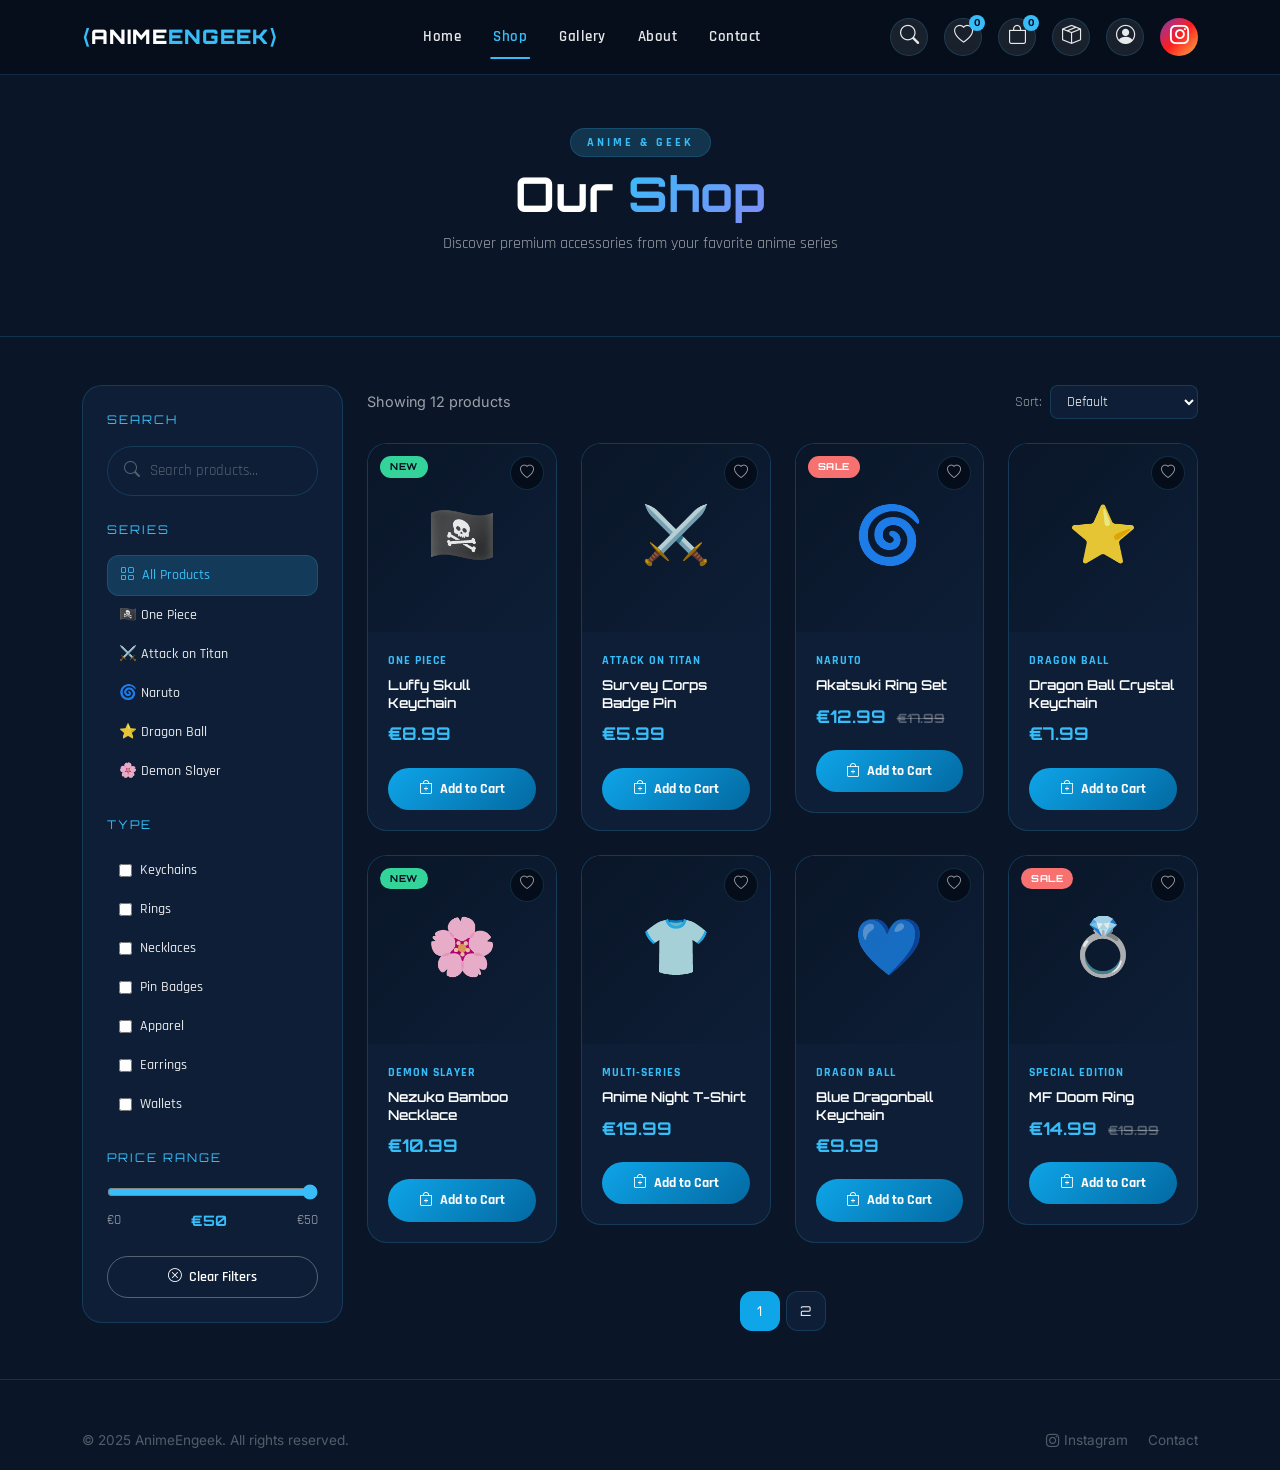
<file: shop.html>
<!DOCTYPE html>
<html lang="en">
<head>
  <meta charset="UTF-8" />
  <meta name="viewport" content="width=device-width, initial-scale=1.0" />
  <title>Shop — AnimeEngeek</title>
  <meta name="description" content="Browse all anime accessories - keychains, rings, necklaces, apparel and more from AnimeEngeek." />
  <link rel="icon" type="image/svg+xml" href="../images/favicon.svg" />
  <link href="https://cdn.jsdelivr.net/npm/bootstrap@5.3.3/dist/css/bootstrap.min.css" rel="stylesheet" />
  <link href="https://cdn.jsdelivr.net/npm/bootstrap-icons@1.11.3/font/bootstrap-icons.css" rel="stylesheet" />
  <link href="https://fonts.googleapis.com/css2?family=Orbitron:wght@400;600;700;900&family=Rajdhani:wght@300;400;500;600;700&family=Inter:wght@300;400;500&display=swap" rel="stylesheet" />
  <link rel="stylesheet" href="../css/style.css" />
</head>
<body>

<nav class="navbar navbar-expand-lg fixed-top" id="mainNav">
  <div class="container">
    <a class="navbar-brand" href="../index.html"><span class="brand-icon">⟨</span>ANIME<span class="brand-accent">ENGEEK</span><span class="brand-icon">⟩</span></a>
    <button class="navbar-toggler" type="button" data-bs-toggle="collapse" data-bs-target="#navbarNav">
      <span><i class="bi bi-list text-white fs-4"></i></span>
    </button>
    <div class="collapse navbar-collapse" id="navbarNav">
      <ul class="navbar-nav mx-auto">
        <li class="nav-item"><a class="nav-link" href="../index.html">Home</a></li>
        <li class="nav-item"><a class="nav-link active" href="shop.html">Shop</a></li>
        <li class="nav-item"><a class="nav-link" href="gallery.html">Gallery</a></li>
        <li class="nav-item"><a class="nav-link" href="about.html">About</a></li>
        <li class="nav-item"><a class="nav-link" href="contact.html">Contact</a></li>
      </ul>
      <div class="nav-icons d-flex align-items-center gap-3">
        <a href="search.html" class="nav-icon-btn"><i class="bi bi-search"></i></a>
        <a href="favorites.html" class="nav-icon-btn"><i class="bi bi-heart"></i><span class="badge-dot" id="favCount">0</span></a>
        <a href="cart.html" class="nav-icon-btn"><i class="bi bi-bag"></i><span class="badge-dot" id="cartCount">0</span></a>
        <a href="orders.html" class="nav-icon-btn"><i class="bi bi-box-seam"></i></a>
        <a href="login.html" class="nav-icon-btn" id="profileBtn"><i class="bi bi-person-circle"></i></a>
        <a href="https://www.instagram.com/animeengeek.ks" target="_blank" class="nav-icon-btn insta-btn"><i class="bi bi-instagram"></i></a>
      </div>
    </div>
  </div>
</nav>

<!-- Page Hero -->
<div class="page-hero">
  <div class="container">
    <span class="section-tag">Anime & Geek</span>
    <h1 class="section-title mt-2">Our <span class="text-gradient">Shop</span></h1>
    <p class="text-muted-light mt-2">Discover premium accessories from your favorite anime series</p>
  </div>
</div>

<main class="section-dark py-5">
  <div class="container">
    <div class="row g-4">

      <!-- Sidebar Filters -->
      <div class="col-lg-3">
        <div class="shop-filters">
          <div class="filter-title mb-3">Search</div>
          <div class="search-bar-custom mb-4">
            <i class="bi bi-search"></i>
            <input type="text" id="searchInput" placeholder="Search products..." />
          </div>

          <div class="filter-title">Series</div>
          <div id="seriesFilters" class="mb-4">
            <div class="filter-option active" data-filter="all"><i class="bi bi-grid"></i> All Products</div>
            <div class="filter-option" data-filter="onepiece">🏴‍☠️ One Piece</div>
            <div class="filter-option" data-filter="aot">⚔️ Attack on Titan</div>
            <div class="filter-option" data-filter="naruto">🌀 Naruto</div>
            <div class="filter-option" data-filter="dragonball">⭐ Dragon Ball</div>
            <div class="filter-option" data-filter="demon">🌸 Demon Slayer</div>
          </div>

          <div class="filter-title">Type</div>
          <div class="mb-4" id="typeFilters">
            <label class="filter-option"><input type="checkbox" value="Keychain" /> Keychains</label>
            <label class="filter-option"><input type="checkbox" value="Ring" /> Rings</label>
            <label class="filter-option"><input type="checkbox" value="Necklace" /> Necklaces</label>
            <label class="filter-option"><input type="checkbox" value="Pin" /> Pin Badges</label>
            <label class="filter-option"><input type="checkbox" value="Apparel" /> Apparel</label>
            <label class="filter-option"><input type="checkbox" value="Earrings" /> Earrings</label>
            <label class="filter-option"><input type="checkbox" value="Wallet" /> Wallets</label>
          </div>

          <div class="filter-title">Price Range</div>
          <div class="mb-4">
            <input type="range" class="range-slider w-100 mb-2" id="priceRange" min="0" max="50" value="50" step="1" />
            <div class="d-flex justify-content-between">
              <small class="text-muted-light">€0</small>
              <span class="price-range-display">€<span id="priceVal">50</span></span>
              <small class="text-muted-light">€50</small>
            </div>
          </div>

          <button class="btn btn-outline-custom w-100" style="padding:10px;font-size:.85rem;" id="clearFilters">
            <i class="bi bi-x-circle me-1"></i> Clear Filters
          </button>
        </div>
      </div>

      <!-- Products Grid -->
      <div class="col-lg-9">
        <div class="d-flex justify-content-between align-items-center mb-4 flex-wrap gap-3">
          <div>
            <span class="text-muted-light" style="font-family:var(--font-text);font-size:.9rem;">Showing <span id="resultCount">0</span> products</span>
          </div>
          <div class="d-flex gap-2 align-items-center">
            <label class="text-muted-light" style="font-size:.85rem;font-family:var(--font-body);">Sort:</label>
            <select id="sortSelect" style="background:var(--bg-card);border:1px solid var(--border);color:var(--white);border-radius:8px;padding:6px 12px;font-family:var(--font-body);font-size:.85rem;outline:none;">
              <option value="default">Default</option>
              <option value="price-asc">Price: Low to High</option>
              <option value="price-desc">Price: High to Low</option>
              <option value="name">Name A-Z</option>
            </select>
          </div>
        </div>

        <div class="row g-4" id="productsGrid"></div>

        <div class="empty-state" id="noResults" style="display:none;">
          <div class="empty-icon">🔍</div>
          <h3>No products found</h3>
          <p>Try adjusting your filters or search term</p>
          <button class="btn btn-primary-custom mt-3" id="resetBtn">Reset Filters</button>
        </div>

        <!-- Pagination -->
        <div class="pagination-custom" id="pagination"></div>
      </div>
    </div>
  </div>
</main>

<!-- Footer -->
<footer class="site-footer pt-5 pb-3">
  <div class="container">
    <div class="row align-items-center">
      <div class="col-md-6">
        <p class="footer-copy">&copy; 2025 AnimeEngeek. All rights reserved.</p>
      </div>
      <div class="col-md-6 text-md-end">
        <a href="https://www.instagram.com/animeengeek.ks" target="_blank" class="footer-link-sm me-3"><i class="bi bi-instagram me-1"></i>Instagram</a>
        <a href="contact.html" class="footer-link-sm">Contact</a>
      </div>
    </div>
  </div>
</footer>

<script src="https://cdn.jsdelivr.net/npm/bootstrap@5.3.3/dist/js/bootstrap.bundle.min.js"></script>
<script src="../js/main.js"></script>
<script src="../js/products.js"></script>
<script>
  let activeCat = 'all';
  let activeTypes = [];
  let maxPrice = 50;
  let searchTerm = '';
  let sortBy = 'default';

  const ITEMS_PER_PAGE = 8;
  let currentPage = 1;

  function getFiltered() {
    let list = PRODUCTS.filter(p => {
      const catOk = activeCat === 'all' || p.cat === activeCat;
      const typeOk = activeTypes.length === 0 || activeTypes.includes(p.type);
      const priceOk = p.price <= maxPrice;
      const searchOk = !searchTerm || p.name.toLowerCase().includes(searchTerm) || p.series.toLowerCase().includes(searchTerm);
      return catOk && typeOk && priceOk && searchOk;
    });

    if (sortBy === 'price-asc') list.sort((a, b) => a.price - b.price);
    if (sortBy === 'price-desc') list.sort((a, b) => b.price - a.price);
    if (sortBy === 'name') list.sort((a, b) => a.name.localeCompare(b.name));
    return list;
  }

  function render() {
    const filtered = getFiltered();
    const start = (currentPage - 1) * ITEMS_PER_PAGE;
    const page = filtered.slice(start, start + ITEMS_PER_PAGE);

    const grid = document.getElementById('productsGrid');
    const noRes = document.getElementById('noResults');
    document.getElementById('resultCount').textContent = filtered.length;

    if (filtered.length === 0) {
      grid.innerHTML = '';
      noRes.style.display = 'block';
    } else {
      noRes.style.display = 'none';
      grid.innerHTML = page.map(renderProductCard).join('');
      bindCartFav();
    }

    renderPagination(filtered.length);
  }

  function renderPagination(total) {
    const pages = Math.ceil(total / ITEMS_PER_PAGE);
    const container = document.getElementById('pagination');
    if (pages <= 1) { container.innerHTML = ''; return; }

    let html = '';
    for (let i = 1; i <= pages; i++) {
      html += `<a class="page-btn ${i === currentPage ? 'active' : ''}" data-page="${i}">${i}</a>`;
    }
    container.innerHTML = html;
    container.querySelectorAll('.page-btn').forEach(btn => {
      btn.addEventListener('click', () => {
        currentPage = parseInt(btn.dataset.page);
        render();
        window.scrollTo({ top: 300, behavior: 'smooth' });
      });
    });
  }

  // Series filter
  document.querySelectorAll('#seriesFilters .filter-option').forEach(opt => {
    opt.addEventListener('click', () => {
      document.querySelectorAll('#seriesFilters .filter-option').forEach(o => o.classList.remove('active'));
      opt.classList.add('active');
      activeCat = opt.dataset.filter;
      currentPage = 1;
      render();
    });
  });

  // Type filter
  document.querySelectorAll('#typeFilters input[type="checkbox"]').forEach(cb => {
    cb.addEventListener('change', () => {
      activeTypes = Array.from(document.querySelectorAll('#typeFilters input:checked')).map(c => c.value);
      currentPage = 1;
      render();
    });
  });

  // Price range
  document.getElementById('priceRange').addEventListener('input', function() {
    maxPrice = parseInt(this.value);
    document.getElementById('priceVal').textContent = this.value;
    currentPage = 1;
    render();
  });

  // Search
  document.getElementById('searchInput').addEventListener('input', function() {
    searchTerm = this.value.toLowerCase().trim();
    currentPage = 1;
    render();
  });

  // Sort
  document.getElementById('sortSelect').addEventListener('change', function() {
    sortBy = this.value;
    currentPage = 1;
    render();
  });

  // Clear filters
  document.getElementById('clearFilters').addEventListener('click', () => {
    activeCat = 'all';
    activeTypes = [];
    maxPrice = 50;
    searchTerm = '';
    sortBy = 'default';
    document.querySelectorAll('#seriesFilters .filter-option').forEach((o, i) => { o.classList.toggle('active', i === 0); });
    document.querySelectorAll('#typeFilters input').forEach(c => c.checked = false);
    document.getElementById('priceRange').value = 50;
    document.getElementById('priceVal').textContent = '50';
    document.getElementById('searchInput').value = '';
    document.getElementById('sortSelect').value = 'default';
    currentPage = 1;
    render();
  });

  document.getElementById('resetBtn')?.addEventListener('click', () => { document.getElementById('clearFilters').click(); });

  // Check URL param
  const urlCat = new URLSearchParams(window.location.search).get('cat');
  if (urlCat) {
    activeCat = urlCat;
    const btn = document.querySelector(`[data-filter="${urlCat}"]`);
    if (btn) { document.querySelectorAll('#seriesFilters .filter-option').forEach(o => o.classList.remove('active')); btn.classList.add('active'); }
  }

  render();
</script>
</body>
</html>
</file>
<file: css/style.css>
/* ===================================================
   AnimeEngeek — Main Stylesheet
   Bluish-White Professional Theme
   =================================================== */

/* ---- CSS Variables ---- */
:root {
  --bg-primary: #060d1a;
  --bg-secondary: #0a1628;
  --bg-card: #0d1e36;
  --bg-card-hover: #122540;
  --blue-bright: #38bdf8;
  --blue-mid: #0ea5e9;
  --blue-deep: #0369a1;
  --blue-glow: rgba(56,189,248,0.18);
  --blue-glow-strong: rgba(56,189,248,0.35);
  --white: #ffffff;
  --white-90: rgba(255,255,255,0.9);
  --white-60: rgba(255,255,255,0.6);
  --white-30: rgba(255,255,255,0.3);
  --white-10: rgba(255,255,255,0.08);
  --accent: #38bdf8;
  --accent2: #818cf8;
  --success: #22d3ee;
  --danger: #f87171;
  --warning: #fbbf24;
  --border: rgba(56,189,248,0.18);
  --border-strong: rgba(56,189,248,0.4);
  --radius: 12px;
  --radius-lg: 20px;
  --shadow: 0 4px 24px rgba(0,0,0,0.4);
  --shadow-glow: 0 0 30px rgba(56,189,248,0.2);
  --font-display: 'Orbitron', sans-serif;
  --font-body: 'Rajdhani', sans-serif;
  --font-text: 'Inter', sans-serif;
  --transition: all 0.3s cubic-bezier(0.4,0,0.2,1);
}

/* ---- Reset & Base ---- */
*, *::before, *::after { box-sizing: border-box; margin: 0; padding: 0; }

html { scroll-behavior: smooth; }

body {
  font-family: var(--font-body);
  background: var(--bg-primary);
  color: var(--white-90);
  font-size: 16px;
  line-height: 1.6;
  overflow-x: hidden;
}

/* ---- Typography ---- */
h1, h2, h3, h4, h5, h6 { font-family: var(--font-display); }

.text-gradient {
  background: linear-gradient(135deg, var(--blue-bright), var(--accent2));
  -webkit-background-clip: text;
  -webkit-text-fill-color: transparent;
  background-clip: text;
}

.text-accent { color: var(--blue-bright) !important; }
.text-muted-light { color: var(--white-60) !important; }
.text-white { color: var(--white) !important; }

/* ======================================================
   NAVBAR
   ====================================================== */
#mainNav {
  background: rgba(6, 13, 26, 0.85);
  backdrop-filter: blur(20px);
  -webkit-backdrop-filter: blur(20px);
  border-bottom: 1px solid var(--border);
  transition: var(--transition);
  padding: 1rem 0;
  z-index: 1050;
}

#mainNav.scrolled {
  background: rgba(6, 13, 26, 0.97);
  box-shadow: 0 4px 30px rgba(0,0,0,0.5);
}

.navbar-brand {
  font-family: var(--font-display);
  font-size: 1.25rem;
  font-weight: 900;
  color: var(--white) !important;
  letter-spacing: 1px;
  text-decoration: none;
}
.brand-icon { color: var(--blue-bright); }
.brand-accent { color: var(--blue-bright); }

.nav-link {
  font-family: var(--font-body);
  font-weight: 600;
  color: var(--white-90) !important;
  letter-spacing: 0.5px;
  padding: 0.5rem 1rem !important;
  position: relative;
  transition: var(--transition);
  font-size: 0.95rem;
}

.nav-link::after {
  content: '';
  position: absolute;
  bottom: -2px;
  left: 50%;
  transform: translateX(-50%);
  width: 0;
  height: 2px;
  background: var(--blue-bright);
  transition: var(--transition);
  border-radius: 2px;
}

.nav-link:hover::after,
.nav-link.active::after { width: 60%; }

.nav-link:hover, .nav-link.active { color: var(--blue-bright) !important; }

/* Nav icons */
.nav-icon-btn {
  position: relative;
  color: var(--white-90);
  font-size: 1.2rem;
  text-decoration: none;
  transition: var(--transition);
  display: flex;
  align-items: center;
  justify-content: center;
  width: 38px;
  height: 38px;
  border-radius: 50%;
  border: 1px solid var(--border);
  background: var(--white-10);
}

.nav-icon-btn:hover {
  color: var(--blue-bright);
  border-color: var(--blue-bright);
  background: var(--blue-glow);
  box-shadow: 0 0 15px var(--blue-glow-strong);
  transform: translateY(-2px);
}

.insta-btn {
  background: linear-gradient(135deg, #833ab4, #fd1d1d, #fcb045) !important;
  border: none !important;
  color: white !important;
}
.insta-btn:hover { transform: translateY(-2px) scale(1.05) !important; box-shadow: 0 5px 20px rgba(253,29,29,0.4) !important; }

.badge-dot {
  position: absolute;
  top: -4px;
  right: -4px;
  background: var(--blue-bright);
  color: var(--bg-primary);
  font-size: 0.6rem;
  font-weight: 700;
  min-width: 16px;
  height: 16px;
  border-radius: 50%;
  display: flex;
  align-items: center;
  justify-content: center;
  font-family: var(--font-text);
}

.navbar-toggler { border: 1px solid var(--border); background: var(--white-10); border-radius: var(--radius); padding: 6px 10px; }
.navbar-toggler:focus { box-shadow: 0 0 0 3px var(--blue-glow); outline: none; }

/* ======================================================
   HERO
   ====================================================== */
.hero-section {
  min-height: 100vh;
  position: relative;
  background: var(--bg-primary);
  overflow: hidden;
}

.hero-bg-effects {
  position: absolute;
  inset: 0;
  pointer-events: none;
}

.orb {
  position: absolute;
  border-radius: 50%;
  filter: blur(80px);
  opacity: 0.4;
  animation: orbFloat 8s ease-in-out infinite alternate;
}
.orb-1 { width: 600px; height: 600px; background: radial-gradient(circle, #0369a1, transparent); top: -200px; left: -200px; }
.orb-2 { width: 400px; height: 400px; background: radial-gradient(circle, #818cf8, transparent); bottom: -100px; right: -100px; animation-delay: -3s; }
.orb-3 { width: 300px; height: 300px; background: radial-gradient(circle, #38bdf8, transparent); top: 40%; left: 50%; animation-delay: -5s; }

@keyframes orbFloat {
  from { transform: translate(0,0) scale(1); }
  to { transform: translate(30px, 30px) scale(1.1); }
}

.grid-overlay {
  position: absolute;
  inset: 0;
  background-image: linear-gradient(rgba(56,189,248,0.04) 1px, transparent 1px),
                    linear-gradient(90deg, rgba(56,189,248,0.04) 1px, transparent 1px);
  background-size: 60px 60px;
}

.hero-badge {
  display: inline-block;
  background: var(--blue-glow);
  border: 1px solid var(--blue-bright);
  color: var(--blue-bright);
  border-radius: 100px;
  padding: 6px 20px;
  font-family: var(--font-body);
  font-size: 0.85rem;
  font-weight: 600;
  letter-spacing: 1px;
  animation: fadeInDown 0.8s ease both;
}

.hero-title {
  font-size: clamp(2.8rem, 8vw, 6rem);
  font-weight: 900;
  color: var(--white);
  line-height: 1.1;
  animation: fadeInUp 1s ease 0.2s both;
}

.hero-subtitle {
  font-size: 1.15rem;
  color: var(--white-60);
  font-family: var(--font-text);
  font-weight: 300;
  max-width: 500px;
  margin: 1.5rem auto 0;
  animation: fadeInUp 1s ease 0.4s both;
}

.hero-stats {
  animation: fadeInUp 1s ease 0.8s both;
}
.stat-item { display: flex; flex-direction: column; align-items: center; }
.stat-num { font-family: var(--font-display); font-size: 1.8rem; font-weight: 700; color: var(--blue-bright); }
.stat-label { font-size: 0.8rem; color: var(--white-60); letter-spacing: 1px; text-transform: uppercase; }

.hero-scroll-hint {
  position: absolute;
  bottom: 2rem;
  left: 50%;
  transform: translateX(-50%);
  display: flex;
  flex-direction: column;
  align-items: center;
  gap: 4px;
  color: var(--white-60);
  font-size: 0.75rem;
  letter-spacing: 2px;
  text-transform: uppercase;
  animation: bounce 2s ease infinite;
}

@keyframes bounce {
  0%, 100% { transform: translateX(-50%) translateY(0); }
  50% { transform: translateX(-50%) translateY(8px); }
}

@keyframes fadeInDown {
  from { opacity: 0; transform: translateY(-20px); }
  to { opacity: 1; transform: translateY(0); }
}
@keyframes fadeInUp {
  from { opacity: 0; transform: translateY(30px); }
  to { opacity: 1; transform: translateY(0); }
}

/* ======================================================
   BUTTONS
   ====================================================== */
.btn-primary-custom {
  background: linear-gradient(135deg, var(--blue-mid), var(--blue-deep));
  color: var(--white);
  border: none;
  border-radius: 50px;
  font-family: var(--font-body);
  font-weight: 700;
  letter-spacing: 0.5px;
  padding: 12px 32px;
  transition: var(--transition);
  box-shadow: 0 4px 20px rgba(14,165,233,0.3);
  font-size: 0.95rem;
}
.btn-primary-custom:hover {
  transform: translateY(-2px);
  box-shadow: 0 8px 30px rgba(14,165,233,0.5);
  color: var(--white);
  background: linear-gradient(135deg, var(--blue-bright), var(--blue-mid));
}

.btn-outline-custom {
  background: transparent;
  color: var(--white);
  border: 1.5px solid var(--white-30);
  border-radius: 50px;
  font-family: var(--font-body);
  font-weight: 600;
  padding: 12px 32px;
  transition: var(--transition);
  font-size: 0.95rem;
}
.btn-outline-custom:hover {
  border-color: var(--blue-bright);
  color: var(--blue-bright);
  background: var(--blue-glow);
  transform: translateY(-2px);
}

.btn-instagram {
  background: linear-gradient(135deg, #833ab4, #fd1d1d, #fcb045);
  color: white;
  border: none;
  border-radius: 50px;
  font-family: var(--font-body);
  font-weight: 700;
  padding: 12px 28px;
  transition: var(--transition);
  font-size: 0.95rem;
}
.btn-instagram:hover { color: white; transform: translateY(-2px); box-shadow: 0 8px 30px rgba(253,29,29,0.4); }

.btn-xs {
  background: var(--blue-glow);
  border: 1px solid var(--border);
  color: var(--blue-bright);
  font-family: var(--font-body);
  font-weight: 600;
  font-size: 0.8rem;
  padding: 4px 14px;
  border-radius: 50px;
  transition: var(--transition);
}
.btn-xs:hover { background: var(--blue-mid); color: white; border-color: var(--blue-mid); }
.btn-xs.disabled { opacity: 0.4; cursor: not-allowed; }

/* ======================================================
   SECTIONS
   ====================================================== */
.section-dark { background: var(--bg-secondary); }
.section-light { background: var(--bg-primary); }

.section-tag {
  display: inline-block;
  font-family: var(--font-body);
  font-weight: 700;
  font-size: 0.75rem;
  letter-spacing: 3px;
  text-transform: uppercase;
  color: var(--blue-bright);
  background: var(--blue-glow);
  border: 1px solid var(--border);
  border-radius: 100px;
  padding: 4px 16px;
}

.section-title {
  font-size: clamp(1.8rem, 4vw, 2.8rem);
  font-weight: 700;
  color: var(--white);
  margin-top: 0.75rem;
}

/* ======================================================
   CATEGORY CARDS
   ====================================================== */
.cat-card {
  display: flex;
  flex-direction: column;
  align-items: center;
  justify-content: center;
  padding: 2rem 1rem;
  background: var(--bg-card);
  border: 1px solid var(--border);
  border-radius: var(--radius-lg);
  text-decoration: none;
  transition: var(--transition);
  position: relative;
  overflow: hidden;
  gap: 0.75rem;
}

.cat-card::before {
  content: '';
  position: absolute;
  inset: 0;
  background: linear-gradient(135deg, var(--blue-glow), transparent);
  opacity: 0;
  transition: var(--transition);
}

.cat-card:hover {
  border-color: var(--blue-bright);
  transform: translateY(-6px);
  box-shadow: var(--shadow-glow);
}
.cat-card:hover::before { opacity: 1; }

.cat-icon { font-size: 2rem; }
.cat-name { font-family: var(--font-display); font-size: 0.7rem; font-weight: 600; color: var(--white-90); letter-spacing: 0.5px; text-align: center; }

.cat-card-all {
  background: linear-gradient(135deg, var(--blue-glow), rgba(129,140,248,0.1));
  border-color: var(--border-strong);
}
.cat-card-all .cat-icon { color: var(--blue-bright); }

/* ======================================================
   PRODUCT CARDS
   ====================================================== */
.product-card {
  background: var(--bg-card);
  border: 1px solid var(--border);
  border-radius: var(--radius-lg);
  overflow: hidden;
  transition: var(--transition);
  position: relative;
  display: flex;
  flex-direction: column;
}

.product-card:hover {
  border-color: var(--blue-bright);
  transform: translateY(-6px);
  box-shadow: var(--shadow-glow), 0 20px 40px rgba(0,0,0,0.4);
}

.product-card:hover .product-img-overlay { opacity: 1; }

.product-img-wrap {
  position: relative;
  padding-top: 100%;
  background: var(--bg-secondary);
  overflow: hidden;
}

.product-img-wrap img, .product-img-placeholder {
  position: absolute;
  inset: 0;
  width: 100%;
  height: 100%;
  object-fit: cover;
  transition: transform 0.5s ease;
}
.product-card:hover .product-img-wrap img { transform: scale(1.08); }

.product-img-placeholder {
  display: flex;
  align-items: center;
  justify-content: center;
  font-size: 3.5rem;
  background: linear-gradient(135deg, var(--bg-secondary), var(--bg-card));
}

.product-img-overlay {
  position: absolute;
  inset: 0;
  background: rgba(6,13,26,0.7);
  display: flex;
  align-items: center;
  justify-content: center;
  gap: 1rem;
  opacity: 0;
  transition: var(--transition);
}

.product-badge {
  position: absolute;
  top: 12px;
  left: 12px;
  background: var(--blue-bright);
  color: var(--bg-primary);
  font-family: var(--font-display);
  font-size: 0.6rem;
  font-weight: 700;
  padding: 3px 10px;
  border-radius: 50px;
  letter-spacing: 0.5px;
}
.product-badge.sale { background: #f87171; color: white; }
.product-badge.new { background: #34d399; color: var(--bg-primary); }

.product-fav-btn {
  position: absolute;
  top: 12px;
  right: 12px;
  width: 34px;
  height: 34px;
  background: var(--bg-primary);
  border: 1px solid var(--border);
  border-radius: 50%;
  display: flex;
  align-items: center;
  justify-content: center;
  cursor: pointer;
  transition: var(--transition);
  color: var(--white-60);
  font-size: 0.9rem;
}
.product-fav-btn:hover, .product-fav-btn.active { color: #f87171; border-color: #f87171; background: rgba(248,113,113,0.1); }

.product-body { padding: 1.25rem; flex: 1; display: flex; flex-direction: column; }
.product-series { font-size: 0.72rem; color: var(--blue-bright); font-family: var(--font-body); font-weight: 700; letter-spacing: 1px; text-transform: uppercase; margin-bottom: 0.35rem; }
.product-name { font-family: var(--font-display); font-size: 0.85rem; font-weight: 600; color: var(--white); margin-bottom: 0.5rem; line-height: 1.3; }
.product-price { font-family: var(--font-display); font-size: 1.1rem; font-weight: 700; color: var(--blue-bright); margin-top: auto; }
.product-price-old { font-size: 0.8rem; color: var(--white-30); text-decoration: line-through; margin-left: 6px; }
.product-footer { padding: 0 1.25rem 1.25rem; }

.btn-add-cart {
  width: 100%;
  background: linear-gradient(135deg, var(--blue-mid), var(--blue-deep));
  border: none;
  color: white;
  border-radius: 50px;
  font-family: var(--font-body);
  font-weight: 700;
  font-size: 0.88rem;
  padding: 10px;
  transition: var(--transition);
  cursor: pointer;
}
.btn-add-cart:hover { background: linear-gradient(135deg, var(--blue-bright), var(--blue-mid)); transform: translateY(-1px); box-shadow: 0 6px 20px rgba(14,165,233,0.4); }
.btn-add-cart.added { background: linear-gradient(135deg, #059669, #047857); }

/* ======================================================
   TABLE
   ====================================================== */
.table-custom {
  color: var(--white-90);
  border-collapse: separate;
  border-spacing: 0 8px;
}
.table-custom thead tr { background: transparent; }
.table-custom thead th {
  background: var(--bg-card);
  color: var(--blue-bright);
  font-family: var(--font-display);
  font-size: 0.72rem;
  letter-spacing: 1px;
  text-transform: uppercase;
  padding: 14px 16px;
  border: none;
  font-weight: 700;
}
.table-custom thead th:first-child { border-radius: var(--radius) 0 0 var(--radius); }
.table-custom thead th:last-child { border-radius: 0 var(--radius) var(--radius) 0; }

.table-custom tbody tr {
  background: var(--bg-card);
  transition: var(--transition);
}
.table-custom tbody tr:hover { background: var(--bg-card-hover); transform: translateX(4px); }
.table-custom tbody td {
  padding: 14px 16px;
  border: none;
  color: var(--white-90);
  font-family: var(--font-body);
  vertical-align: middle;
}
.table-custom tbody td:first-child { border-radius: var(--radius) 0 0 var(--radius); }
.table-custom tbody td:last-child { border-radius: 0 var(--radius) var(--radius) 0; }

.badge-series {
  background: var(--blue-glow);
  border: 1px solid var(--border);
  color: var(--blue-bright);
  font-family: var(--font-body);
  font-weight: 700;
  font-size: 0.72rem;
  padding: 3px 10px;
  border-radius: 50px;
}
.badge-status {
  font-size: 0.72rem;
  font-weight: 700;
  padding: 3px 10px;
  border-radius: 50px;
  font-family: var(--font-body);
}
.badge-status.in-stock { background: rgba(52,211,153,0.15); border: 1px solid #34d399; color: #34d399; }
.badge-status.low-stock { background: rgba(251,191,36,0.15); border: 1px solid #fbbf24; color: #fbbf24; }
.badge-status.out-stock { background: rgba(248,113,113,0.15); border: 1px solid #f87171; color: #f87171; }

/* ======================================================
   FEATURE CARDS
   ====================================================== */
.feature-card {
  background: var(--bg-card);
  border: 1px solid var(--border);
  border-radius: var(--radius-lg);
  padding: 2rem 1.5rem;
  text-align: center;
  transition: var(--transition);
  height: 100%;
}
.feature-card:hover {
  border-color: var(--blue-bright);
  transform: translateY(-6px);
  box-shadow: var(--shadow-glow);
}
.feature-icon {
  width: 64px;
  height: 64px;
  background: linear-gradient(135deg, var(--blue-mid), var(--blue-deep));
  border-radius: 50%;
  display: flex;
  align-items: center;
  justify-content: center;
  font-size: 1.5rem;
  color: white;
  margin: 0 auto 1.25rem;
  box-shadow: 0 8px 24px rgba(14,165,233,0.3);
}
.feature-card h3 { font-family: var(--font-display); font-size: 0.9rem; font-weight: 700; color: var(--white); margin-bottom: 0.5rem; }
.feature-card p { color: var(--white-60); font-family: var(--font-text); font-size: 0.9rem; margin: 0; }

/* ======================================================
   INSTAGRAM SECTION
   ====================================================== */
.instagram-banner {
  background: linear-gradient(135deg, var(--bg-primary), var(--bg-secondary));
  border-top: 1px solid var(--border);
  border-bottom: 1px solid var(--border);
}

.insta-grid {
  display: grid;
  grid-template-columns: 2fr 1fr 1fr;
  grid-template-rows: 1fr 1fr;
  gap: 12px;
  height: 320px;
}
.insta-tile { background: var(--bg-card); border: 1px solid var(--border); border-radius: var(--radius); overflow: hidden; transition: var(--transition); cursor: pointer; }
.insta-tile:hover { border-color: var(--blue-bright); transform: scale(1.02); }
.insta-tile--lg { grid-row: 1 / 3; }
.insta-tile-inner { width: 100%; height: 100%; display: flex; flex-direction: column; align-items: center; justify-content: center; gap: 8px; color: var(--white-30); font-size: 1.5rem; transition: var(--transition); }
.insta-tile:hover .insta-tile-inner { color: var(--blue-bright); }
.insta-tile-inner span { font-family: var(--font-body); font-size: 0.75rem; font-weight: 600; letter-spacing: 1px; }

/* ======================================================
   VIDEO
   ====================================================== */
.video-wrapper { position: relative; }
.rounded-custom { border-radius: var(--radius-lg) !important; border: 1px solid var(--border); }

video { max-height: 450px; }

/* ======================================================
   NEWSLETTER
   ====================================================== */
.newsletter-section { background: var(--bg-secondary); }
.newsletter-card {
  background: linear-gradient(135deg, var(--bg-card), var(--bg-card-hover));
  border: 1px solid var(--border-strong);
  border-radius: var(--radius-lg);
  padding: 3rem;
  position: relative;
  overflow: hidden;
}
.newsletter-card::before {
  content: '';
  position: absolute;
  top: -50%;
  right: -50%;
  width: 400px;
  height: 400px;
  background: radial-gradient(circle, var(--blue-glow), transparent);
  pointer-events: none;
}

.input-group-custom {
  display: flex;
  gap: 8px;
  flex-wrap: wrap;
}
.form-input-custom {
  flex: 1;
  min-width: 200px;
  background: var(--bg-secondary);
  border: 1px solid var(--border);
  color: var(--white);
  border-radius: 50px;
  padding: 12px 20px;
  font-family: var(--font-body);
  font-size: 0.95rem;
  transition: var(--transition);
  outline: none;
}
.form-input-custom::placeholder { color: var(--white-30); }
.form-input-custom:focus { border-color: var(--blue-bright); box-shadow: 0 0 0 3px var(--blue-glow); }
.form-input-custom:valid:not(:placeholder-shown) { border-color: #34d399; }
.form-input-custom:invalid:not(:placeholder-shown) { border-color: #f87171; }

.form-feedback { font-family: var(--font-body); font-size: 0.85rem; }
.form-feedback.success { color: #34d399; }
.form-feedback.error { color: #f87171; }

/* ======================================================
   FOOTER
   ====================================================== */
.site-footer {
  background: var(--bg-secondary);
  border-top: 1px solid var(--border);
}
.footer-brand {
  font-family: var(--font-display);
  font-size: 1.25rem;
  font-weight: 900;
  color: var(--white);
}
.footer-desc {
  color: var(--white-60);
  font-family: var(--font-text);
  font-size: 0.9rem;
  max-width: 300px;
}
.footer-heading {
  font-family: var(--font-display);
  font-size: 0.75rem;
  letter-spacing: 2px;
  text-transform: uppercase;
  color: var(--blue-bright);
  margin-bottom: 1rem;
}
.footer-links { list-style: none; padding: 0; margin: 0; }
.footer-links li { margin-bottom: 0.5rem; font-family: var(--font-text); font-size: 0.9rem; color: var(--white-60); }
.footer-links a { color: var(--white-60); text-decoration: none; transition: var(--transition); }
.footer-links a:hover { color: var(--blue-bright); }

.social-links { display: flex; gap: 10px; }
.social-link {
  width: 38px;
  height: 38px;
  border: 1px solid var(--border);
  border-radius: 50%;
  display: flex;
  align-items: center;
  justify-content: center;
  color: var(--white-60);
  text-decoration: none;
  transition: var(--transition);
  font-size: 1rem;
}
.social-link:hover { border-color: var(--blue-bright); color: var(--blue-bright); background: var(--blue-glow); }

.footer-divider { border-color: var(--border); }
.footer-copy { color: var(--white-30); font-size: 0.85rem; font-family: var(--font-text); margin: 0; }
.footer-link-sm { color: var(--white-30); font-size: 0.85rem; text-decoration: none; font-family: var(--font-text); transition: var(--transition); }
.footer-link-sm:hover { color: var(--blue-bright); }

/* ======================================================
   AUTH PAGES (login/register)
   ====================================================== */
.auth-page {
  min-height: 100vh;
  display: flex;
  align-items: center;
  justify-content: center;
  padding: 6rem 1rem 3rem;
  background: var(--bg-primary);
  position: relative;
}
.auth-page::before {
  content: '';
  position: absolute;
  top: 0; left: 0;
  width: 100%;
  height: 100%;
  background: radial-gradient(ellipse at 30% 20%, rgba(56,189,248,0.1), transparent 50%),
              radial-gradient(ellipse at 70% 80%, rgba(129,140,248,0.1), transparent 50%);
  pointer-events: none;
}

.auth-card {
  background: var(--bg-card);
  border: 1px solid var(--border);
  border-radius: var(--radius-lg);
  padding: 3rem 2.5rem;
  width: 100%;
  max-width: 480px;
  position: relative;
  z-index: 1;
  box-shadow: 0 20px 60px rgba(0,0,0,0.5), 0 0 40px rgba(56,189,248,0.08);
}
.auth-card h1 { font-size: 1.8rem; }

.form-group-custom { margin-bottom: 1.25rem; }
.form-label-custom {
  display: block;
  font-family: var(--font-body);
  font-size: 0.82rem;
  font-weight: 600;
  letter-spacing: 1px;
  text-transform: uppercase;
  color: var(--blue-bright);
  margin-bottom: 6px;
}
.form-control-custom {
  width: 100%;
  background: var(--bg-secondary);
  border: 1px solid var(--border);
  color: var(--white);
  border-radius: var(--radius);
  padding: 12px 16px;
  font-family: var(--font-body);
  font-size: 0.95rem;
  transition: var(--transition);
  outline: none;
}
.form-control-custom::placeholder { color: var(--white-30); }
.form-control-custom:focus { border-color: var(--blue-bright); box-shadow: 0 0 0 3px var(--blue-glow); }

.input-icon-wrap { position: relative; }
.input-icon { position: absolute; right: 14px; top: 50%; transform: translateY(-50%); color: var(--white-30); cursor: pointer; transition: var(--transition); font-size: 1rem; }
.input-icon:hover { color: var(--blue-bright); }

.form-error { color: #f87171; font-size: 0.8rem; margin-top: 4px; font-family: var(--font-text); display: none; }
.form-error.show { display: block; }

.divider-text { position: relative; text-align: center; color: var(--white-30); font-size: 0.8rem; margin: 1.5rem 0; }
.divider-text::before, .divider-text::after {
  content: '';
  position: absolute;
  top: 50%;
  width: 40%;
  height: 1px;
  background: var(--border);
}
.divider-text::before { left: 0; }
.divider-text::after { right: 0; }

/* ======================================================
   SHOP PAGE
   ====================================================== */
.shop-filters {
  background: var(--bg-card);
  border: 1px solid var(--border);
  border-radius: var(--radius-lg);
  padding: 1.5rem;
  position: sticky;
  top: 90px;
}
.filter-title { font-family: var(--font-display); font-size: 0.75rem; letter-spacing: 2px; text-transform: uppercase; color: var(--blue-bright); margin-bottom: 1rem; }

.filter-option {
  display: flex;
  align-items: center;
  gap: 8px;
  padding: 8px 12px;
  border-radius: var(--radius);
  cursor: pointer;
  transition: var(--transition);
  font-family: var(--font-body);
  font-weight: 500;
  color: var(--white-90);
  font-size: 0.9rem;
}
.filter-option:hover { background: var(--white-10); color: var(--blue-bright); }
.filter-option.active { background: var(--blue-glow); color: var(--blue-bright); border: 1px solid var(--border); }
.filter-option input[type="checkbox"], .filter-option input[type="radio"] { accent-color: var(--blue-bright); }

.range-slider { width: 100%; accent-color: var(--blue-bright); }
.price-range-display { color: var(--blue-bright); font-weight: 700; font-family: var(--font-display); font-size: 0.9rem; }

.search-bar-custom {
  background: var(--bg-card);
  border: 1px solid var(--border);
  border-radius: 50px;
  display: flex;
  align-items: center;
  padding: 0 16px;
  gap: 10px;
  transition: var(--transition);
}
.search-bar-custom:focus-within { border-color: var(--blue-bright); box-shadow: 0 0 0 3px var(--blue-glow); }
.search-bar-custom input { background: none; border: none; color: var(--white); font-family: var(--font-body); font-size: 0.95rem; padding: 12px 0; flex: 1; outline: none; }
.search-bar-custom input::placeholder { color: var(--white-30); }
.search-bar-custom i { color: var(--white-30); }

/* ======================================================
   GALLERY
   ====================================================== */
.gallery-grid {
  columns: 3;
  column-gap: 16px;
}
.gallery-item {
  break-inside: avoid;
  margin-bottom: 16px;
  border-radius: var(--radius);
  overflow: hidden;
  cursor: pointer;
  position: relative;
  background: var(--bg-card);
  border: 1px solid var(--border);
  transition: var(--transition);
}
.gallery-item:hover { border-color: var(--blue-bright); transform: scale(1.02); box-shadow: var(--shadow-glow); }
.gallery-item-inner {
  width: 100%;
  display: flex;
  align-items: center;
  justify-content: center;
  font-size: 3rem;
  color: var(--white-30);
  min-height: 150px;
  padding: 2rem;
  transition: var(--transition);
}
.gallery-item:hover .gallery-item-inner { color: var(--blue-bright); }

@media (max-width: 768px) { .gallery-grid { columns: 2; } }
@media (max-width: 480px) { .gallery-grid { columns: 1; } }

/* Lightbox */
.lightbox-overlay {
  position: fixed;
  inset: 0;
  background: rgba(6,13,26,0.95);
  z-index: 9999;
  display: flex;
  align-items: center;
  justify-content: center;
  opacity: 0;
  pointer-events: none;
  transition: opacity 0.3s ease;
  backdrop-filter: blur(10px);
}
.lightbox-overlay.active { opacity: 1; pointer-events: all; }
.lightbox-content { max-width: 90vw; max-height: 90vh; border-radius: var(--radius-lg); border: 1px solid var(--border); font-size: 6rem; text-align: center; padding: 3rem; background: var(--bg-card); }
.lightbox-close { position: absolute; top: 20px; right: 20px; background: var(--bg-card); border: 1px solid var(--border); color: var(--white); width: 44px; height: 44px; border-radius: 50%; display: flex; align-items: center; justify-content: center; cursor: pointer; font-size: 1.2rem; transition: var(--transition); }
.lightbox-close:hover { border-color: var(--blue-bright); color: var(--blue-bright); }

/* ======================================================
   CART / FAVORITES / ORDERS
   ====================================================== */
.page-hero {
  padding: 8rem 0 4rem;
  background: var(--bg-secondary);
  border-bottom: 1px solid var(--border);
  text-align: center;
}
.page-hero h1 { font-size: clamp(2rem, 5vw, 3rem); }

.cart-item {
  background: var(--bg-card);
  border: 1px solid var(--border);
  border-radius: var(--radius-lg);
  padding: 1.5rem;
  display: flex;
  align-items: center;
  gap: 1.5rem;
  transition: var(--transition);
  margin-bottom: 1rem;
}
.cart-item:hover { border-color: var(--border-strong); }
.cart-item-img {
  width: 80px;
  height: 80px;
  background: var(--bg-secondary);
  border-radius: var(--radius);
  display: flex;
  align-items: center;
  justify-content: center;
  font-size: 2rem;
  flex-shrink: 0;
  border: 1px solid var(--border);
}
.cart-item-name { font-family: var(--font-display); font-size: 0.85rem; font-weight: 600; color: var(--white); margin-bottom: 4px; }
.cart-item-series { font-size: 0.75rem; color: var(--blue-bright); font-weight: 600; }
.cart-item-price { font-family: var(--font-display); font-size: 1rem; font-weight: 700; color: var(--blue-bright); margin-left: auto; }

.qty-control { display: flex; align-items: center; gap: 8px; }
.qty-btn {
  width: 30px;
  height: 30px;
  background: var(--bg-secondary);
  border: 1px solid var(--border);
  border-radius: 50%;
  color: var(--white);
  display: flex;
  align-items: center;
  justify-content: center;
  cursor: pointer;
  transition: var(--transition);
  font-size: 0.9rem;
}
.qty-btn:hover { border-color: var(--blue-bright); color: var(--blue-bright); }
.qty-num { font-family: var(--font-display); font-weight: 700; color: var(--white); min-width: 24px; text-align: center; font-size: 0.9rem; }

.cart-summary {
  background: var(--bg-card);
  border: 1px solid var(--border);
  border-radius: var(--radius-lg);
  padding: 2rem;
  position: sticky;
  top: 90px;
}
.summary-line { display: flex; justify-content: space-between; align-items: center; padding: 8px 0; border-bottom: 1px solid var(--border); font-family: var(--font-body); font-size: 0.95rem; color: var(--white-90); }
.summary-total { font-family: var(--font-display); font-size: 1.1rem; font-weight: 700; color: var(--blue-bright); border-bottom: none !important; }

.empty-state { text-align: center; padding: 5rem 2rem; }
.empty-state .empty-icon { font-size: 4rem; margin-bottom: 1rem; opacity: 0.4; }
.empty-state h3 { font-family: var(--font-display); font-size: 1.2rem; font-weight: 600; color: var(--white-60); margin-bottom: 0.5rem; }
.empty-state p { color: var(--white-30); font-size: 0.9rem; }

/* ======================================================
   ORDER CARD
   ====================================================== */
.order-card {
  background: var(--bg-card);
  border: 1px solid var(--border);
  border-radius: var(--radius-lg);
  padding: 1.5rem;
  margin-bottom: 1rem;
  transition: var(--transition);
}
.order-card:hover { border-color: var(--border-strong); }
.order-id { font-family: var(--font-display); font-size: 0.75rem; color: var(--blue-bright); letter-spacing: 1px; }
.order-status { padding: 4px 12px; border-radius: 50px; font-size: 0.75rem; font-weight: 700; font-family: var(--font-body); }
.order-status.processing { background: rgba(251,191,36,0.15); border: 1px solid #fbbf24; color: #fbbf24; }
.order-status.shipped { background: rgba(56,189,248,0.15); border: 1px solid var(--blue-bright); color: var(--blue-bright); }
.order-status.delivered { background: rgba(52,211,153,0.15); border: 1px solid #34d399; color: #34d399; }

/* ======================================================
   SEARCH PAGE
   ====================================================== */
.search-hero { padding: 8rem 0 4rem; text-align: center; background: var(--bg-secondary); border-bottom: 1px solid var(--border); }
.search-hero .search-bar-custom { max-width: 600px; margin: 2rem auto 0; }

/* ======================================================
   CONTACT
   ====================================================== */
.contact-card { background: var(--bg-card); border: 1px solid var(--border); border-radius: var(--radius-lg); padding: 2.5rem; }

.contact-info-item { display: flex; align-items: center; gap: 1rem; padding: 1rem; background: var(--bg-secondary); border-radius: var(--radius); margin-bottom: 1rem; border: 1px solid var(--border); transition: var(--transition); }
.contact-info-item:hover { border-color: var(--blue-bright); }
.contact-info-icon { width: 44px; height: 44px; background: linear-gradient(135deg, var(--blue-mid), var(--blue-deep)); border-radius: 50%; display: flex; align-items: center; justify-content: center; color: white; font-size: 1rem; flex-shrink: 0; }
.contact-info-text small { color: var(--white-30); font-size: 0.75rem; display: block; }
.contact-info-text strong { color: var(--white); font-family: var(--font-body); }

/* ======================================================
   PSEUDO CLASSES
   ====================================================== */
a:visited { opacity: 0.9; }
a:active { transform: scale(0.97); }
.product-card:focus-within { border-color: var(--blue-bright); }
.btn-primary-custom:focus-visible { outline: 2px solid var(--blue-bright); outline-offset: 3px; }
input:required + .form-error { display: none; }
tr:nth-child(even) { background: rgba(255,255,255,0.02); }

/* ======================================================
   PAGINATION
   ====================================================== */
.pagination-custom { display: flex; gap: 6px; justify-content: center; margin-top: 3rem; }
.page-btn {
  width: 40px;
  height: 40px;
  background: var(--bg-card);
  border: 1px solid var(--border);
  border-radius: var(--radius);
  display: flex;
  align-items: center;
  justify-content: center;
  cursor: pointer;
  color: var(--white-90);
  font-family: var(--font-display);
  font-size: 0.85rem;
  transition: var(--transition);
  text-decoration: none;
}
.page-btn:hover { border-color: var(--blue-bright); color: var(--blue-bright); background: var(--blue-glow); }
.page-btn.active { background: var(--blue-mid); border-color: var(--blue-mid); color: white; }

/* ======================================================
   TOAST NOTIFICATION
   ====================================================== */
#toast-container { position: fixed; bottom: 24px; right: 24px; z-index: 9999; display: flex; flex-direction: column; gap: 10px; }
.toast-msg {
  background: var(--bg-card);
  border: 1px solid var(--border-strong);
  border-radius: var(--radius);
  padding: 14px 20px;
  color: var(--white);
  font-family: var(--font-body);
  font-size: 0.9rem;
  display: flex;
  align-items: center;
  gap: 10px;
  box-shadow: 0 8px 30px rgba(0,0,0,0.5);
  animation: toastIn 0.3s ease both;
  max-width: 300px;
}
.toast-msg i { color: var(--blue-bright); font-size: 1.1rem; }
.toast-msg.success i { color: #34d399; }
.toast-msg.error i { color: #f87171; }
@keyframes toastIn {
  from { opacity: 0; transform: translateX(30px); }
  to { opacity: 1; transform: translateX(0); }
}

/* ======================================================
   RESPONSIVE
   ====================================================== */
@media (max-width: 1024px) {
  .hero-title { font-size: clamp(2.2rem, 6vw, 4rem); }
  .nav-icons { gap: 0.5rem; }
  .nav-icon-btn { width: 34px; height: 34px; font-size: 1rem; }
}

@media (max-width: 768px) {
  .hero-section { padding: 2rem 0; }
  .hero-stats { gap: 2rem; }
  .insta-grid { height: 220px; grid-template-columns: 1fr 1fr; grid-template-rows: auto; }
  .insta-tile--lg { grid-row: auto; }
  .newsletter-card { padding: 2rem 1.5rem; }
  .auth-card { padding: 2rem 1.5rem; }
  .cart-item { flex-wrap: wrap; }
  .cart-item-price { margin-left: 0; }
  .gallery-grid { columns: 2; }
}

@media (max-width: 480px) {
  .hero-title { font-size: 2rem; }
  .nav-icons .nav-icon-btn:not(.insta-btn) { display: none; }
  .nav-icons .nav-icon-btn.insta-btn { display: flex; }
  .navbar-collapse .nav-icons { display: flex !important; flex-wrap: wrap; gap: 8px; padding: 1rem 0; justify-content: flex-start; }
  .navbar-collapse .nav-icons .nav-icon-btn { display: flex !important; }
  .gallery-grid { columns: 1; }
  .input-group-custom { flex-direction: column; }
  .input-group-custom .btn-primary-custom { border-radius: 50px; }
}

/* ======================================================
   PRINT STYLES
   ====================================================== */
@media print {
  #mainNav, .hero-section, .instagram-banner, .newsletter-section, footer, .btn, .nav-icon-btn { display: none !important; }
  body { background: white; color: black; font-size: 12pt; }
  .section-dark, .section-light { background: white; }
  .product-card { border: 1px solid #ccc; break-inside: avoid; }
  .table-custom { color: black; }
  .table-custom thead th { background: #eee; color: black; }
  .table-custom tbody td { color: black; }
  .text-gradient { -webkit-text-fill-color: #0369a1; color: #0369a1; }
  h1, h2, h3 { color: #0369a1; }
  a { color: #0369a1; }
  .section-title, .brand-icon, .brand-accent { color: #0369a1; }
  @page { margin: 2cm; }
}

/* ======================================================
   SCROLLBAR
   ====================================================== */
::-webkit-scrollbar { width: 6px; }
::-webkit-scrollbar-track { background: var(--bg-primary); }
::-webkit-scrollbar-thumb { background: var(--blue-deep); border-radius: 3px; }
::-webkit-scrollbar-thumb:hover { background: var(--blue-mid); }

/* Features list fix */
.features-list { list-style: none; padding: 0; margin: 0; }
</file>
